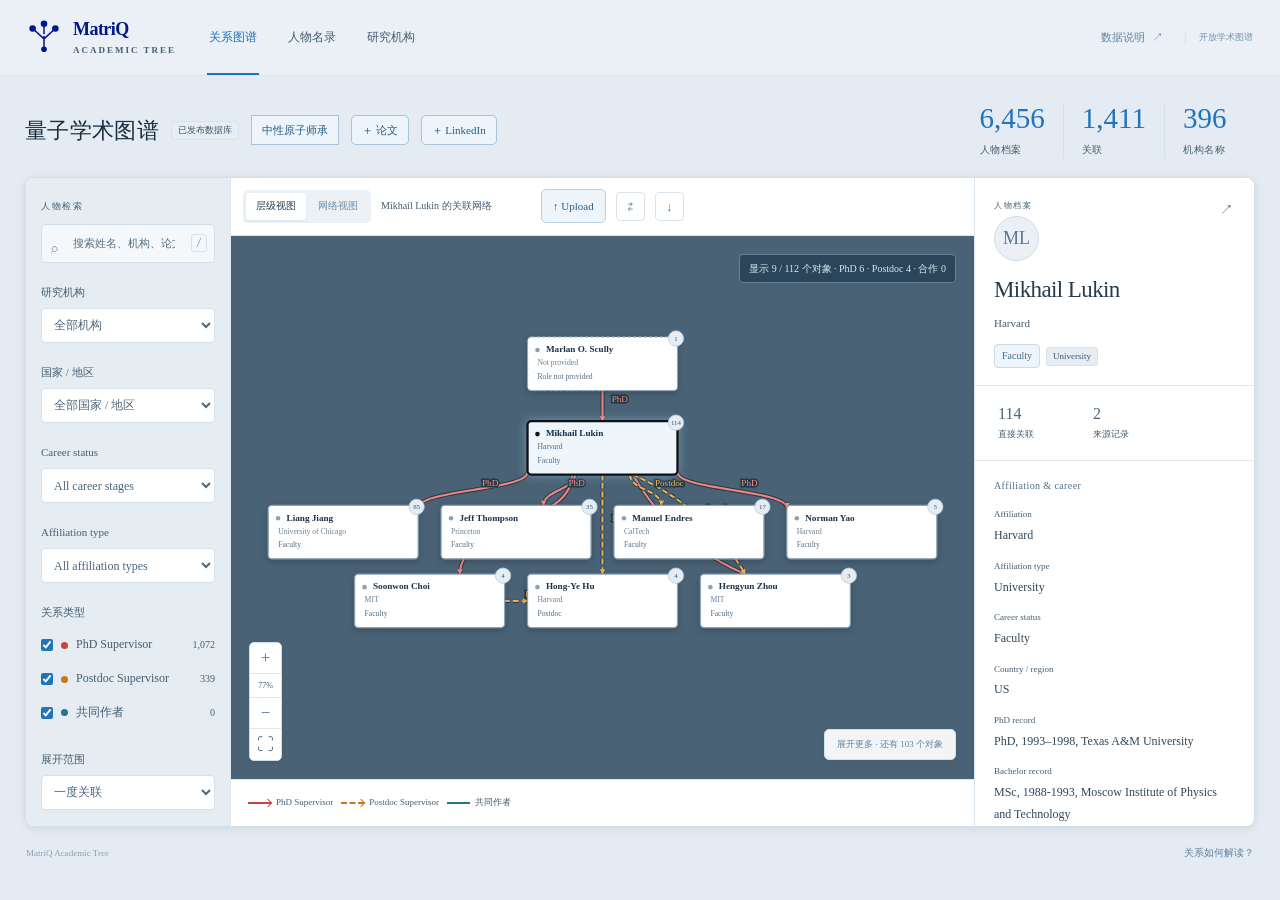
<file: index.html>
<!doctype html>
<html lang="zh-CN">
<head>
  <meta charset="UTF-8">
  <meta name="viewport" content="width=device-width, initial-scale=1">
  <meta name="theme-color" content="#001689">
  <meta name="description" content="量子物理人物、机构、职业信息与学术关系数据库。">
  <title>MatriQ · 量子学术图谱</title>
  <link rel="icon" href="favicon.svg" type="image/svg+xml">
  <link rel="stylesheet" href="style.css?v=directory-excel-20261125">
  <script type="module" src="app.js?v=mapping-columns-20261125"></script>
</head>
<body>
<header class="topbar">
  <a class="brand" href="#" aria-label="MatriQ 图谱首页"><svg width="33" height="36" viewBox="0 0 36 38" fill="none" aria-hidden="true"><path d="M18 32V18M18 21 6 10M18 21 30 10M18 16V5" stroke="currentColor" stroke-width="1.6"/><circle cx="18" cy="32" r="3" fill="currentColor"/><circle cx="6" cy="10" r="3.5" fill="currentColor"/><circle cx="30" cy="10" r="3.5" fill="currentColor"/><circle cx="18" cy="5" r="3.5" fill="currentColor"/></svg><span>MatriQ <small>ACADEMIC TREE</small></span></a>
  <nav aria-label="主导航"><button class="nav-button active" data-view="graph">关系图谱</button><button class="nav-button" data-view="directory">人物名录</button><button class="nav-button" data-view="institutions">研究机构</button></nav>
  <div class="header-actions"><button class="text-button" id="about-button">数据说明 <span aria-hidden="true">↗</span></button><span class="private-label">开放学术图谱</span></div>
</header>
<main>
  <section class="intro compact-intro">
    <div class="project-heading"><h1>量子学术图谱</h1><span id="database-state" class="badge">已发布数据库</span><a class="paper-entry" href="neutral-atom-lineage.html" style="display:inline-flex;align-items:center">中性原子师承</a><button class="paper-entry" data-open-paper aria-label="导入论文">＋ 论文</button><button class="paper-entry" data-open-linkedin aria-label="导入 LinkedIn 履历">＋ LinkedIn</button></div>
    <div class="metrics" aria-label="数据概况"><div class="metric"><b id="people-count">—</b><span>人物</span></div><div class="metric"><b id="edge-count">—</b><span>关联</span></div><div class="metric"><b id="institution-count">—</b><span>机构名称</span></div></div>
  </section>
  <section id="import-result" class="import-result" aria-label="导入结果" hidden><p id="import-result-text" role="status"></p><div class="import-result-actions"><button class="secondary-button" id="review-local-publish">发布本地更新到共享数据库</button><button class="text-button" id="dismiss-import-result" aria-label="隐藏导入提示">×</button></div></section>
  <div class="workspace">
    <aside class="filters" aria-label="搜索与筛选">
      <p class="panel-label">人物检索</p>
      <div class="search-wrap"><span class="search-icon" aria-hidden="true">⌕</span><input id="search" type="search" placeholder="搜索姓名、机构、论文" aria-label="搜索姓名、机构、论文" autocomplete="off"><kbd class="shortcut">/</kbd><div id="search-results" class="search-results" hidden></div></div>
      <div class="filter-group"><label for="institution-filter">研究机构</label><select id="institution-filter"><option value="">全部机构</option></select></div>
      <div class="filter-group"><label for="location-filter">国家 / 地区</label><select id="location-filter"><option value="">全部国家 / 地区</option></select></div>
      <div class="filter-group"><label for="career-filter">Career status</label><select id="career-filter"><option value="">All career stages</option><option value="phd_student">PhD Student</option><option value="phd_candidate">PhD Candidate</option><option value="faculty">Faculty</option><option value="postdoc">Postdoc</option><option value="industry">Industry</option><option value="other">Other</option><option value="unknown">Not provided</option></select></div>
      <div class="filter-group"><label for="affiliationtype-filter">Affiliation type</label><select id="affiliationtype-filter"><option value="">All affiliation types</option><option value="university">University</option><option value="research_institute">Research institute</option><option value="company">Company</option><option value="unknown">Not provided</option></select></div>
      <div class="filter-group"><label>关系类型</label><div id="type-filters"></div></div>
      <div class="filter-group" id="depth-group"><label for="depth">展开范围</label><select id="depth"><option value="1" selected>一度关联</option><option value="2">二度关联</option><option value="3">三度关联</option></select></div>
      <button class="secondary-button" id="reset-filters">重置筛选</button>
      <div class="mentorship-note"><b>指导连线</b><p>Research Line：PhD 红线。Industry Line：Postdoc 橙线。箭头由导师指向学生。</p><button class="text-button" id="mentorship-example" hidden>查看指导关系 ↗</button><button class="text-button" id="colors-button">配色说明 ↗</button></div>
      <div class="sidebar-footer"><button class="text-button" id="wander">随机人物 <span aria-hidden="true">↗</span></button></div>
      <div class="source-note">数据来源 <b id="source-sheet">Mapping</b><br><span id="source-filename">Nov 13 Original and Compiled.xlsx</span></div>
    </aside>
    <section class="graph-panel" aria-label="学术关系探索">
      <div class="graph-toolbar"><div class="view-tabs"><button class="view-tab active" data-layout="tree">层级视图</button><button class="view-tab" data-layout="radial">网络视图</button></div><span class="graph-context" id="graph-context">正在读取图谱…</span><button class="icon-button mobile-filter" id="mobile-filter" aria-label="打开筛选">☷</button><button class="upload-button" id="upload-data" title="Upload a document and preview a database update" aria-label="Upload data">↑ Upload</button><button class="icon-button" id="path-button" title="查找两个人物之间的关系路径" aria-label="查找关系路径">⇄</button><button class="icon-button" id="download-button" title="导出当前图谱为 SVG" aria-label="导出当前图谱">↓</button></div>
      <div id="graph-stage" class="graph-stage"><svg id="graph" role="img" aria-label="可拖动和缩放的学术关系图谱"><g id="graph-world"></g></svg><div class="graph-status" id="graph-status" aria-live="polite">正在载入…</div><div id="graph-empty" class="graph-empty" hidden></div><div class="zoom-controls"><button id="zoom-in" aria-label="放大">+</button><span id="zoom-label">100%</span><button id="zoom-out" aria-label="缩小">−</button><button id="fit" aria-label="适合画布" title="适合画布">⛶</button></div><button id="show-more" class="secondary-button show-more" hidden>展开更多</button></div>
      <div class="graph-bottom"><div class="legend-stack"><div class="legend" id="legend"></div></div><span class="hint">拖动 · 缩放 · 点击连线查看来源</span></div>
      <div id="directory" hidden></div><div id="institutions" hidden></div>
    </section>
    <aside class="detail-panel" id="detail" aria-label="人物档案"><div class="detail-placeholder">选择一个人物<br>查看档案与关联记录</div></aside>
  </div>
  <footer class="page-footer"><span>MatriQ Academic Tree</span><button class="text-button" id="method-button">关系如何解读？</button></footer>
</main>
<dialog id="about-modal" class="modal"><div class="modal-head"><h2>关于这份学术图谱</h2><button class="icon-button" data-close aria-label="关闭">×</button></div><div class="modal-body" id="about-content"></div></dialog>
<dialog id="path-modal" class="modal"><div class="modal-head"><h2>关系路径</h2><button class="icon-button" data-close aria-label="关闭">×</button></div><div class="modal-body"><p>沿当前勾选的关系类型，查找最短无向路径。</p><div class="form-field"><label for="path-start">起点人物</label><input id="path-start" type="search" list="person-options" placeholder="输入并选择完整姓名"></div><div class="form-field"><label for="path-end">终点人物</label><input id="path-end" type="search" list="person-options" placeholder="输入并选择完整姓名"></div><datalist id="person-options"></datalist><button class="primary-button" id="find-path">查找路径</button><div id="path-result" aria-live="polite"></div></div></dialog>
<dialog id="edge-modal" class="modal"><div class="modal-head"><h2>这条关系来自哪里</h2><button class="icon-button" data-close aria-label="关闭">×</button></div><div class="modal-body" id="edge-content"></div></dialog>
<dialog id="data-modal" class="modal import-modal data-modal" aria-labelledby="data-title"><div class="modal-head"><div><h2 id="data-title">上传与更新数据库</h2><p id="import-step" class="import-step">选择来源 → 核对合并 → 确认导入</p></div><button class="icon-button" data-close aria-label="关闭数据导入">×</button></div><div class="modal-body">
  <details id="data-source-controls" open><summary>选择或更换导入来源</summary>
    <div class="paper-actions"><button class="secondary-button" data-open-paper>通过论文导入共同作者</button><button class="secondary-button" data-open-linkedin>通过 LinkedIn 导入履历</button></div><p>支持 Excel <b>Mapping</b> 工作表、CSV 和 JSON。先核对合并结果，再确认导入。</p>
    <label class="file-drop" for="data-file">选择文档<input id="data-file" type="file" accept=".xlsx,.csv,.tsv,.json"></label>
    <p><a class="evidence-link" href="import-template.csv" download>下载公开字段模板 ↗</a></p>
    <details><summary>或粘贴 CSV / JSON</summary><div class="form-field"><label for="import-text">结构化数据</label><textarea id="import-text" rows="5" placeholder="Legal Name,CurrentAffiliation,Affiliation Type,Academic Status,Job Title,Expected Graduation"></textarea></div><button class="secondary-button" id="preview-pasted">预览粘贴数据</button></details>
  </details>
  <div id="import-status" class="sync-status" role="status">选择文件以生成合并预览，之后可确认导入或发布到共享数据库。</div>
  <div id="import-preview" class="import-preview" hidden></div>
  <div class="import-actions import-secondary-actions"><button class="secondary-button" id="download-import" disabled>下载公开 JSON</button><button class="secondary-button" id="restore-published">恢复已发布数据库</button></div>
  <details class="owner-controls" id="owner-controls"><summary>共享发布 · 所有者认证</summary><p>发布后，所有访客可在 GitHub Pages 部署完成后读取更新。仅 <b>sputnik-odyssey</b> 可发布。</p>
    <div class="form-field"><label for="owner-token">GitHub 仓库访问令牌</label><input id="owner-token" type="password" autocomplete="off" spellcheck="false" placeholder="Fine-grained token · Contents: read and write"><small>令牌仅授权 <b>matriq-academic-tree</b> 仓库，权限为 Contents: read and write。关闭窗口即清空，不写入数据库。</small></div>
    <p><a class="evidence-link" href="https://docs.github.com/en/authentication/keeping-your-account-and-data-secure/managing-your-personal-access-tokens" target="_blank" rel="noopener noreferrer">GitHub 令牌设置说明 ↗</a></p>
    <label class="publish-confirmation"><input id="publish-reviewed" type="checkbox">我已核对本次公开数据合并，确认发布给所有访客。</label>
    <button class="primary-button" id="publish-import" disabled>确认发布到共享数据库</button>
  </details>
</div><div class="workflow-footer"><p id="import-action-hint">生成预览后，在此确认导入。</p><div class="workflow-buttons"><button class="secondary-button" id="back-paper" hidden>返回作者核对</button><button class="secondary-button" id="back-linkedin" hidden>返回履历核对</button><button class="primary-button" id="apply-import" disabled>确认导入并查看图谱</button><button class="secondary-button" id="show-publish" disabled>发布到共享数据库</button></div></div></dialog>
<dialog id="paper-modal" class="modal paper-modal" aria-labelledby="paper-title"><div class="modal-head"><div><h2 id="paper-title">导入论文与合作关系</h2><p class="import-step">1 识别论文与核对作者 → 2 确认导入</p></div><button class="icon-button" data-close aria-label="关闭论文导入">×</button></div><div class="modal-body">
  <form id="paper-lookup">
    <div class="form-field"><label for="paper-query">论文标题、DOI、arXiv 或 Google Scholar 链接</label><input id="paper-query" type="search" autocomplete="off" maxlength="2000" placeholder="输入论文标题或链接"></div>
    <details id="paper-fallback"><summary>补充论文标题</summary><div class="form-field"><label for="paper-title-hint">Google Scholar 无法读取时，用标题定位公开论文记录</label><input id="paper-title-hint" type="text" maxlength="2000" placeholder="完整论文标题"></div></details>
    <div class="paper-actions"><button class="primary-button" id="find-paper" type="submit">识别作者与论文机构</button><button class="secondary-button" id="paper-example" type="button">载入本次论文示例</button></div>
  </form>
  <p class="source-note">标题、DOI 和 arXiv 通过公开论文记录检索。Google Scholar 限制自动读取时，可补填标题。</p>
  <div id="paper-status" class="sync-status" role="status">输入论文信息后开始检索。合作关系使用青色无向连线。</div>
  <div id="paper-candidates" hidden></div>
  <section id="paper-authors" hidden></section>
</div><div class="workflow-footer"><p id="paper-next-hint" role="status" aria-live="polite">识别论文后，核对作者并进入确认导入。</p><div id="paper-pending" class="paper-pending" aria-label="待选择作者" hidden></div><div class="workflow-buttons"><button class="secondary-button" id="paper-next-unresolved" type="button" hidden>定位下一位待选择作者</button><button class="secondary-button" data-close>取消</button><button class="primary-button" id="preview-paper" disabled>下一步：确认导入 →</button></div></div></dialog>
<dialog id="linkedin-modal" class="modal linkedin-modal" aria-labelledby="linkedin-title"><div class="modal-head"><div><h2 id="linkedin-title">导入 LinkedIn 学术履历</h2><p class="import-step">1 获取履历 → 2 核对教育与任职 → 3 确认导入</p></div><button class="icon-button" data-close aria-label="关闭 LinkedIn 导入">×</button></div><div class="modal-body">
  <form id="linkedin-fetch-form">
    <div class="form-field"><label for="linkedin-url">LinkedIn 人物链接</label><input id="linkedin-url" type="url" maxlength="2000" placeholder="https://www.linkedin.com/in/…" autocomplete="off"></div>
    <div class="linkedin-api-settings"><div class="form-field"><label for="linkedin-api-token">Apify API Token</label><input id="linkedin-api-token" type="password" autocomplete="off" spellcheck="false" placeholder="输入 Apify API Token"><small>密钥仅用于本次请求，关闭窗口即清空。每次仅抓取一位人物，每任务费用上限 US$0.10；实际费用以 Apify 服务为准。</small></div><p class="source-note"><a class="evidence-link" id="linkedin-provider-link" target="_blank" rel="noopener noreferrer">查看抓取服务 ↗</a> · <a class="evidence-link" href="https://console.apify.com/settings/integrations" target="_blank" rel="noopener noreferrer">获取 Apify Token ↗</a></p></div>
    <details><summary>继续已有 Apify 任务（可选）</summary><div class="form-field"><label for="linkedin-run-id">Apify Run ID</label><input id="linkedin-run-id" type="text" autocomplete="off" maxlength="64" placeholder="从 Apify 控制台复制任务编号"></div></details>
    <div class="paper-actions"><button class="primary-button" id="fetch-linkedin" type="submit">抓取 LinkedIn 履历</button><button class="secondary-button" id="new-linkedin-run" type="button" hidden>创建新的抓取任务</button><button class="secondary-button" id="stop-linkedin" type="button" hidden>停止等待</button></div>
  </form>
  <details id="linkedin-fallback"><summary>备用：粘贴履历文字</summary><div class="form-field"><label for="linkedin-text">LinkedIn Education / Experience 文字</label><textarea id="linkedin-text" rows="7" maxlength="150000" placeholder="粘贴姓名、Education 和 Experience。可识别博士与博后。任职条目可手动补充。"></textarea></div><button class="secondary-button" id="parse-linkedin-text">识别粘贴履历</button> <button class="secondary-button" id="manual-linkedin-entry" type="button" hidden>手动填写履历</button></details>
  <div id="linkedin-status" class="sync-status" role="status">输入人物链接和 Apify Token 后抓取。从 Education 读取博士履历，从 Experience 读取博后与任职履历。</div>
  <section id="linkedin-review" hidden>
    <div class="linkedin-identity"><div class="form-field"><label for="linkedin-name">人物姓名（请核对）</label><input id="linkedin-name" type="text" maxlength="300"></div><div class="form-field"><label for="linkedin-match">对应人物档案</label><select id="linkedin-match"></select><small id="linkedin-match-note"></small></div></div>
    <div id="linkedin-history-entries"></div>
    <p class="source-note">日期保留来源精度；空白表示未提供。PhD 的结束年份不自动视为已授予学位。博后记录任职起止时间。</p>
    <button class="secondary-button" id="add-linkedin-entry" type="button">＋ 补充履历条目</button>
  </section>
</div><div class="workflow-footer"><p id="linkedin-next-hint">抓取完成后可修改机构及起止日期，再确认导入。</p><div class="workflow-buttons"><button class="secondary-button" data-close>取消</button><button class="primary-button" id="preview-linkedin" disabled>下一步：确认导入 →</button></div></div></dialog>
<div class="toast" id="toast" role="status" hidden></div>
</body></html>
</file>
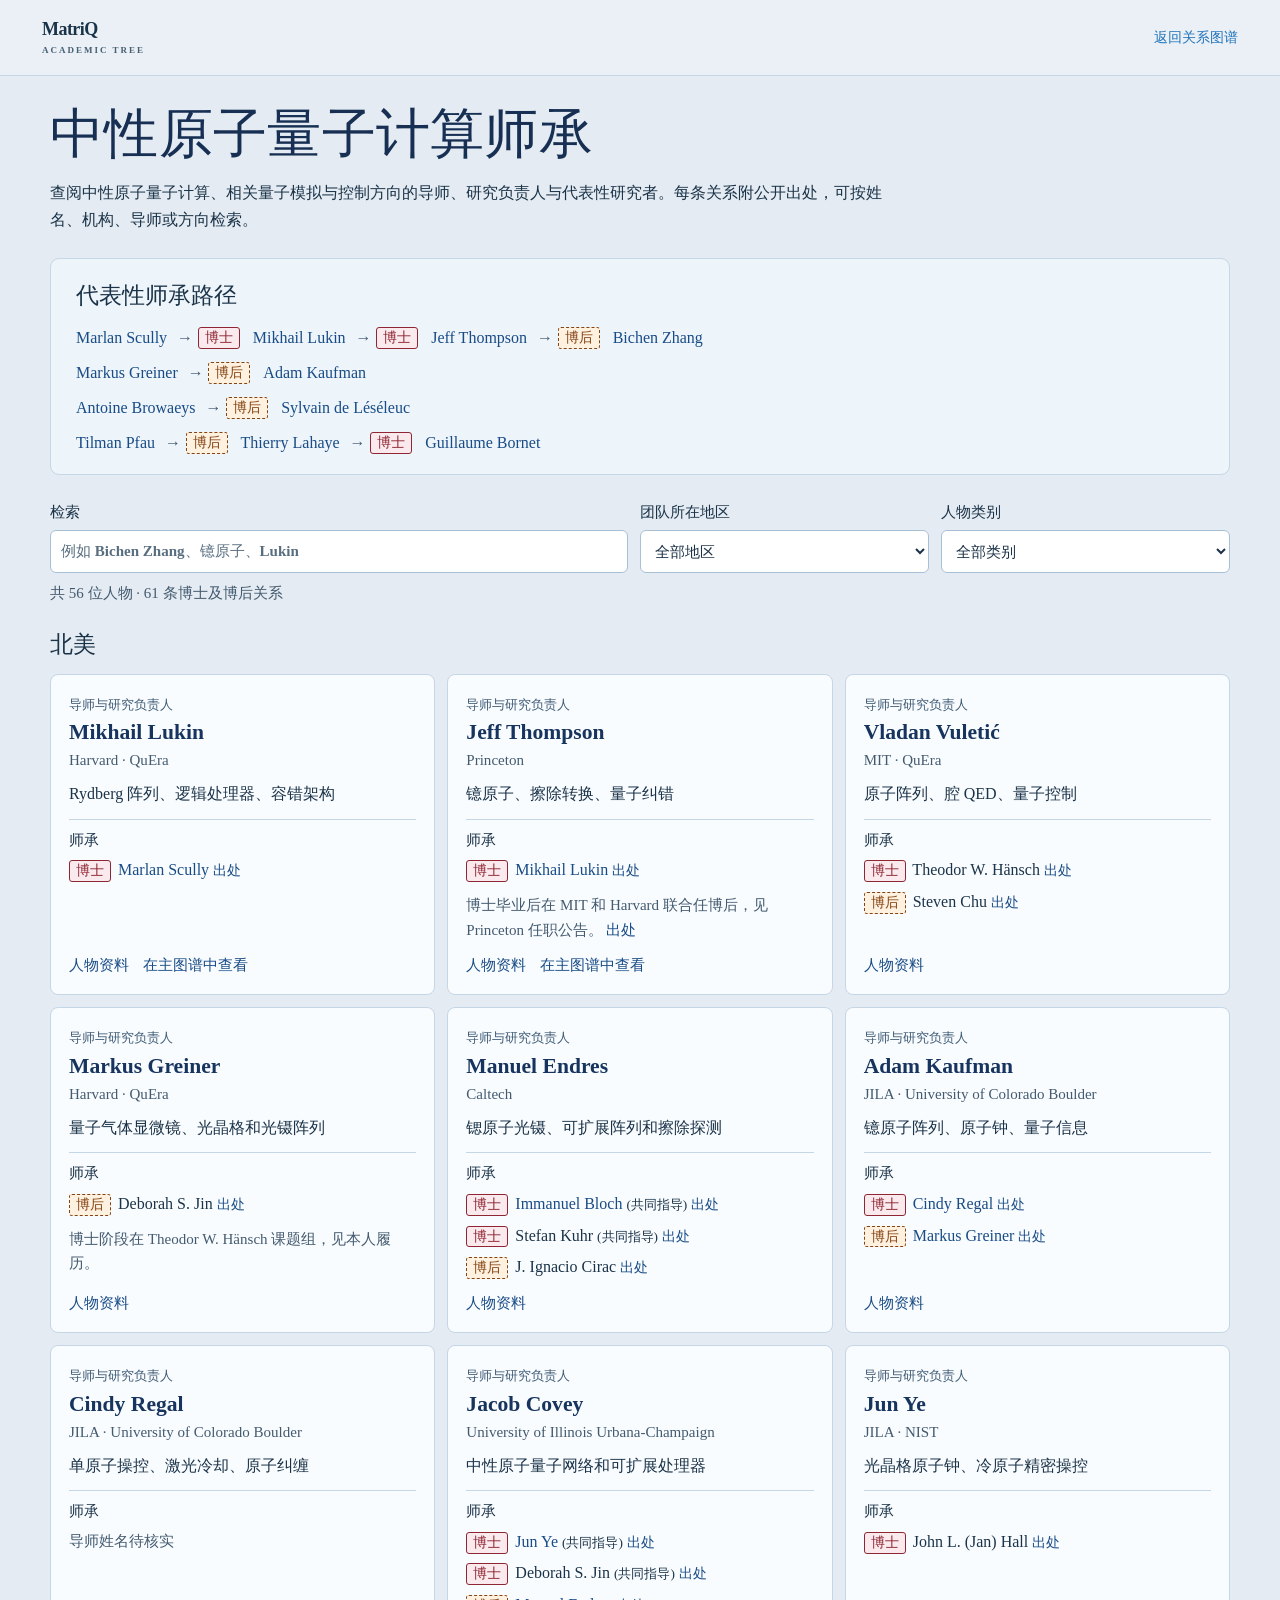
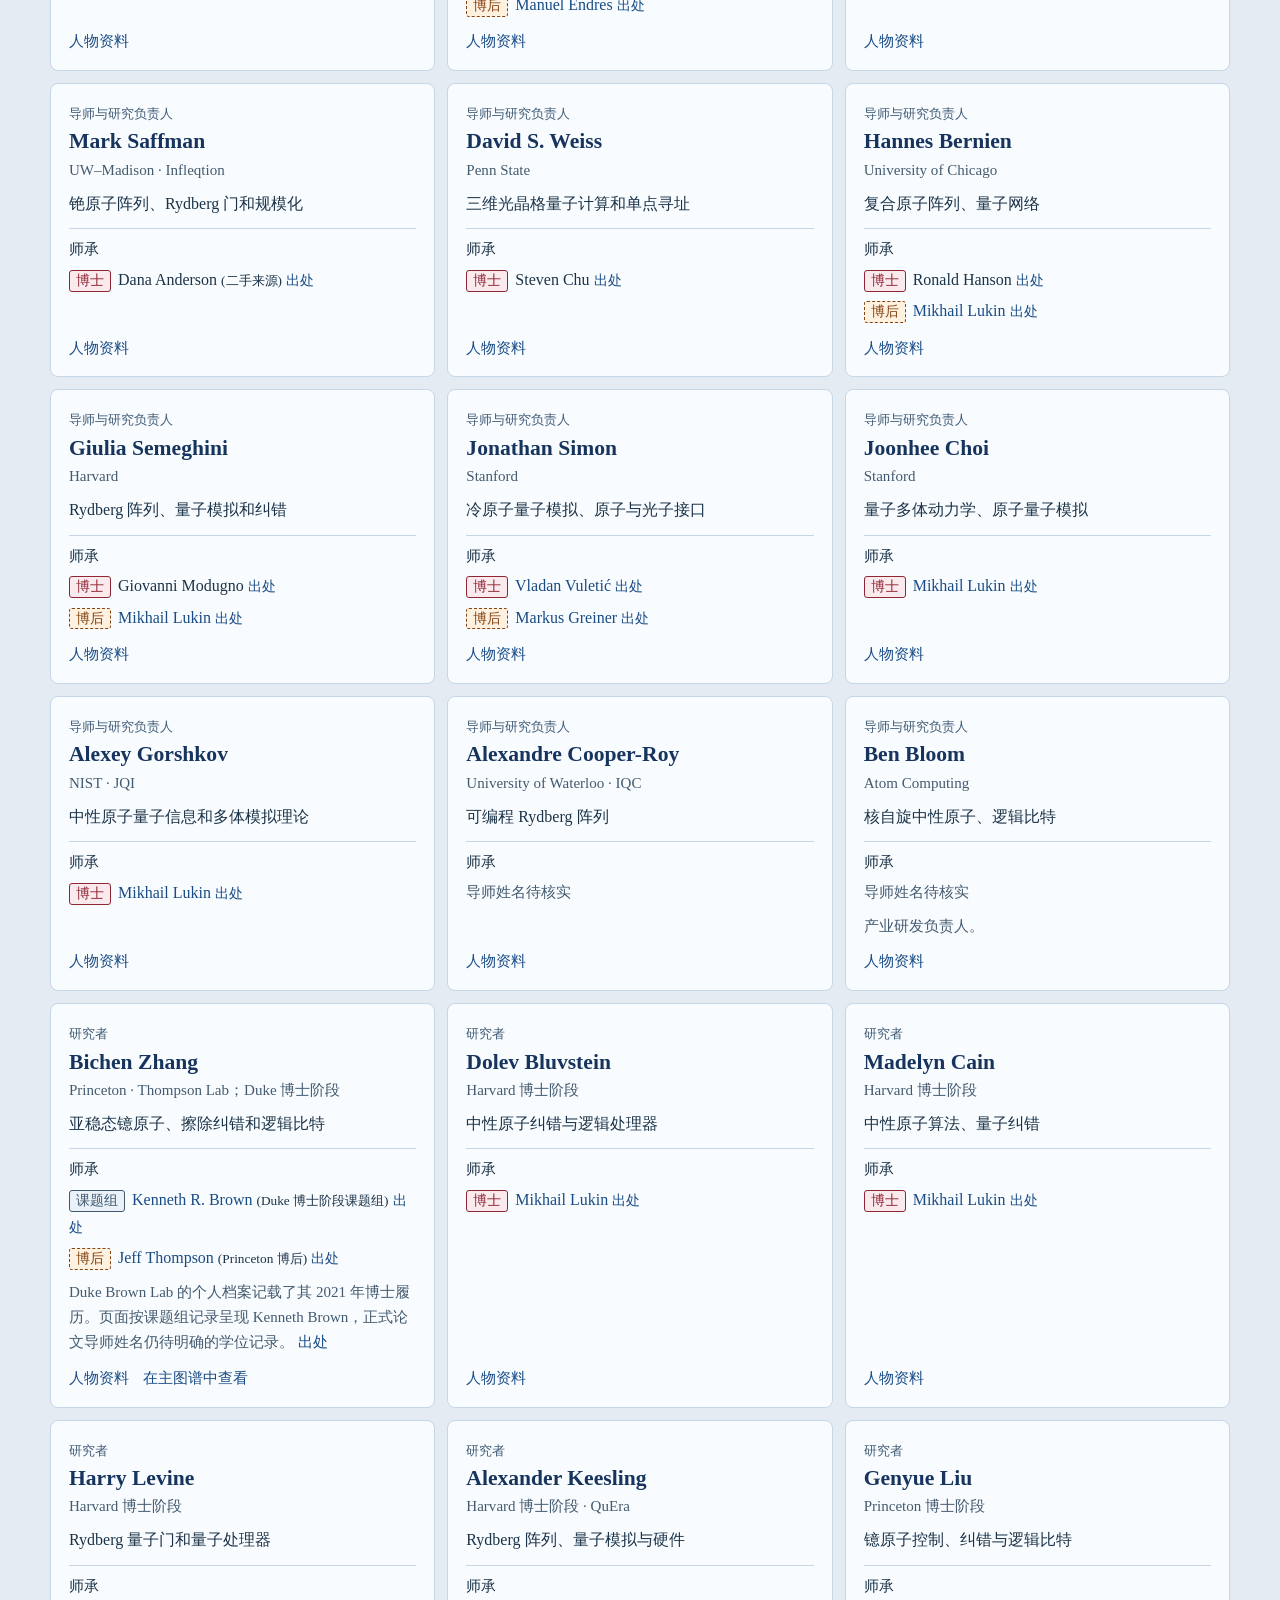
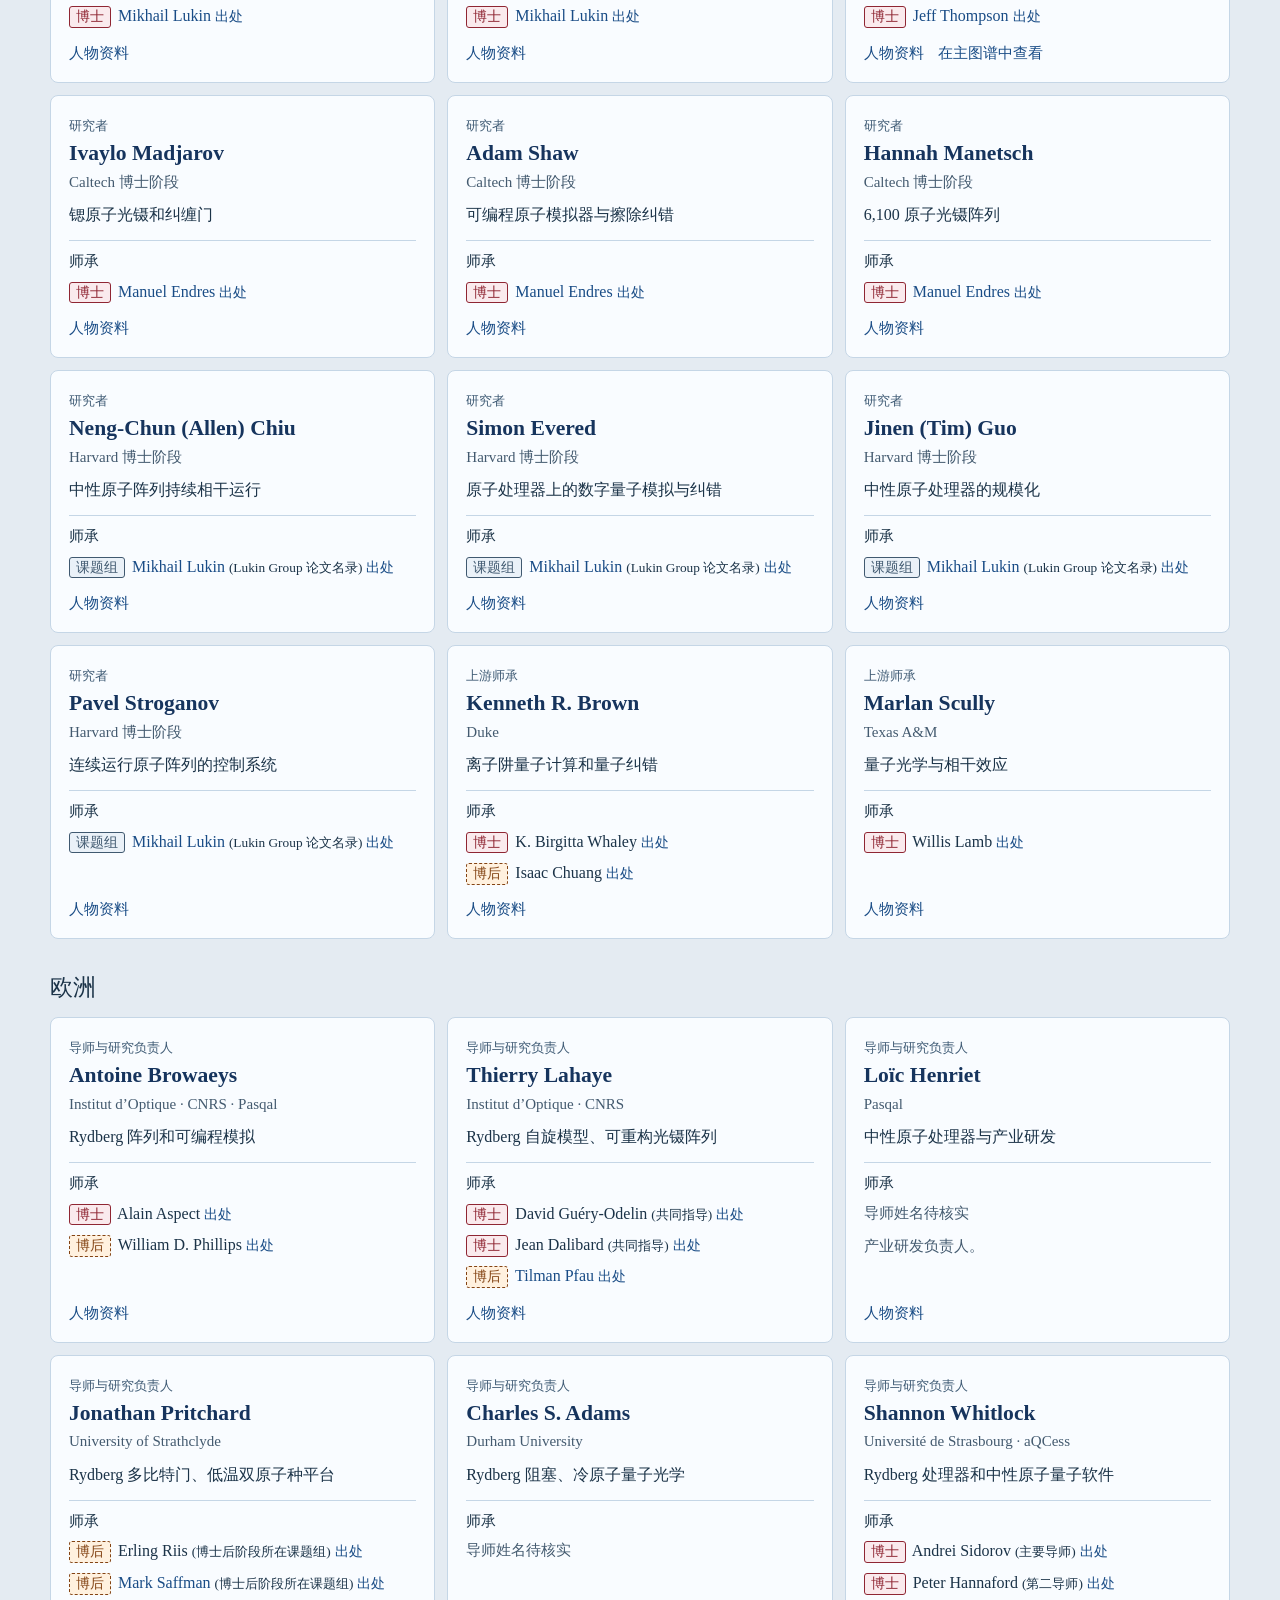
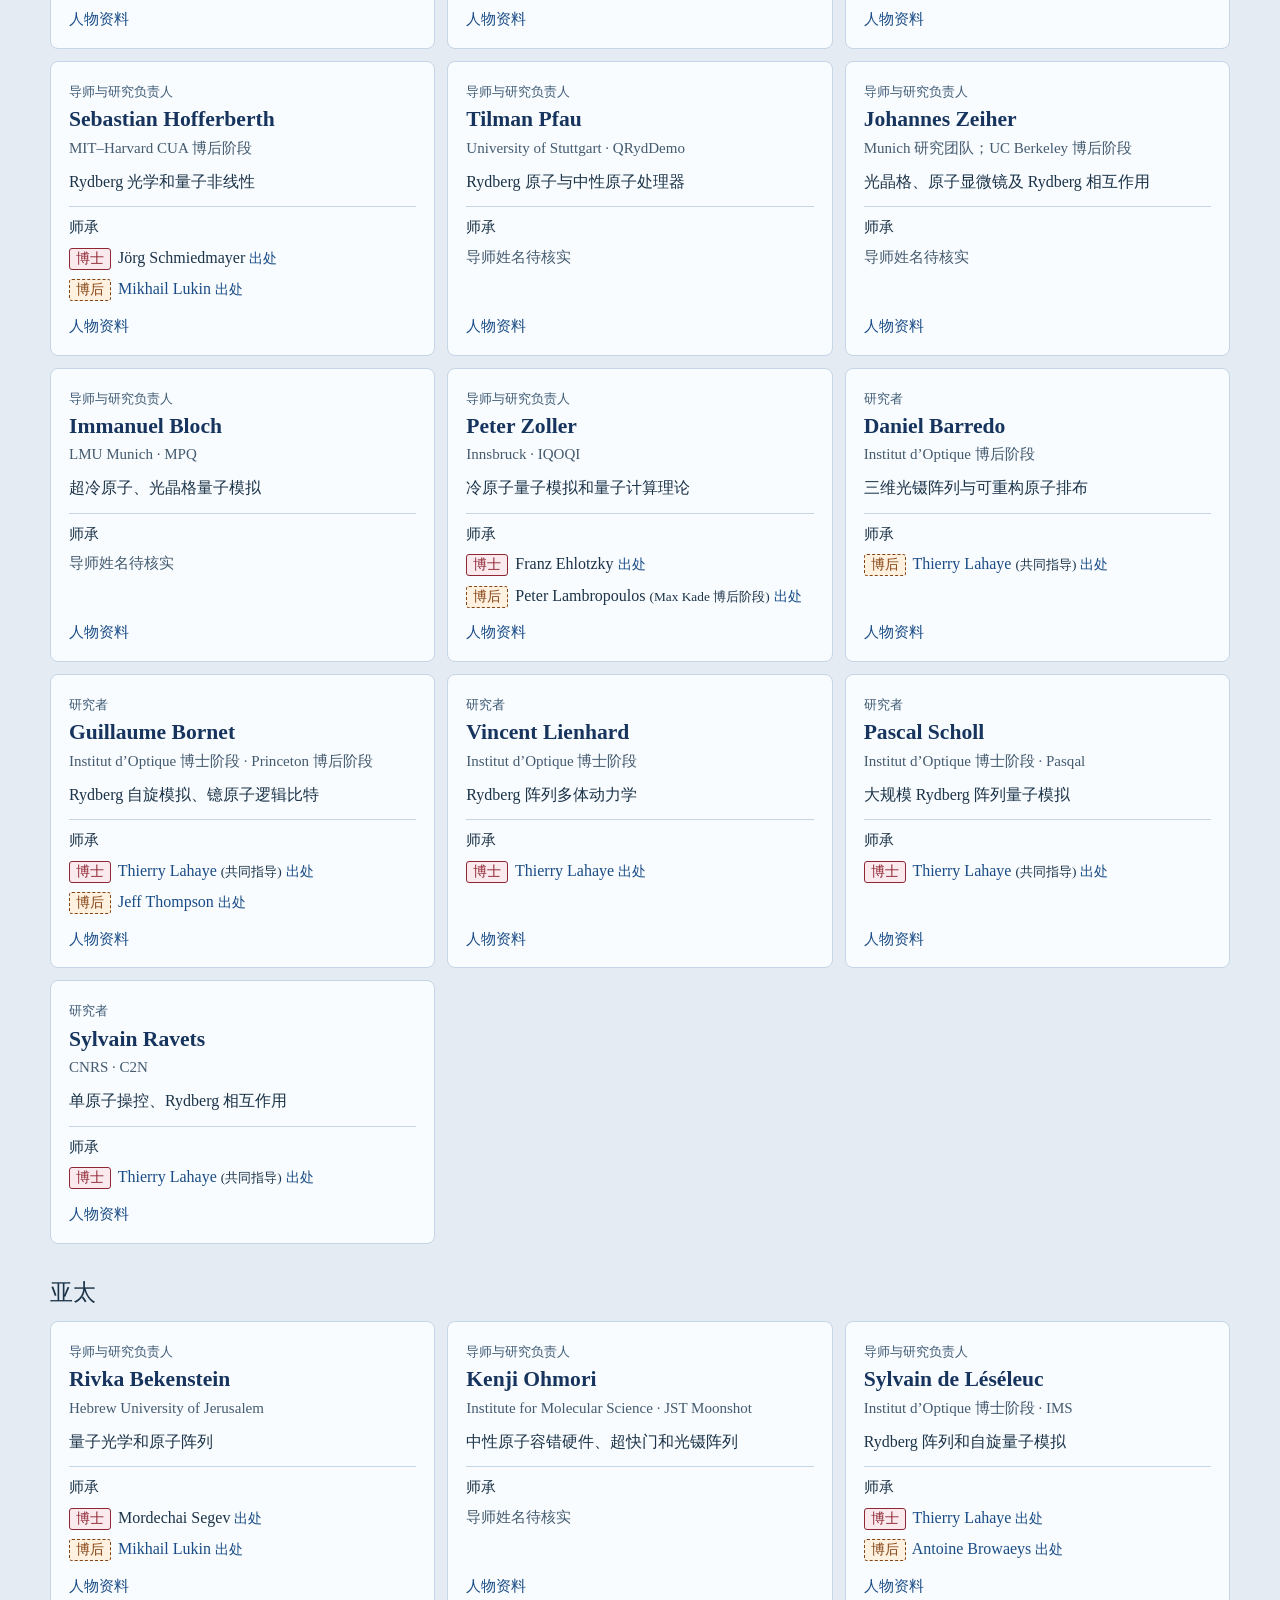
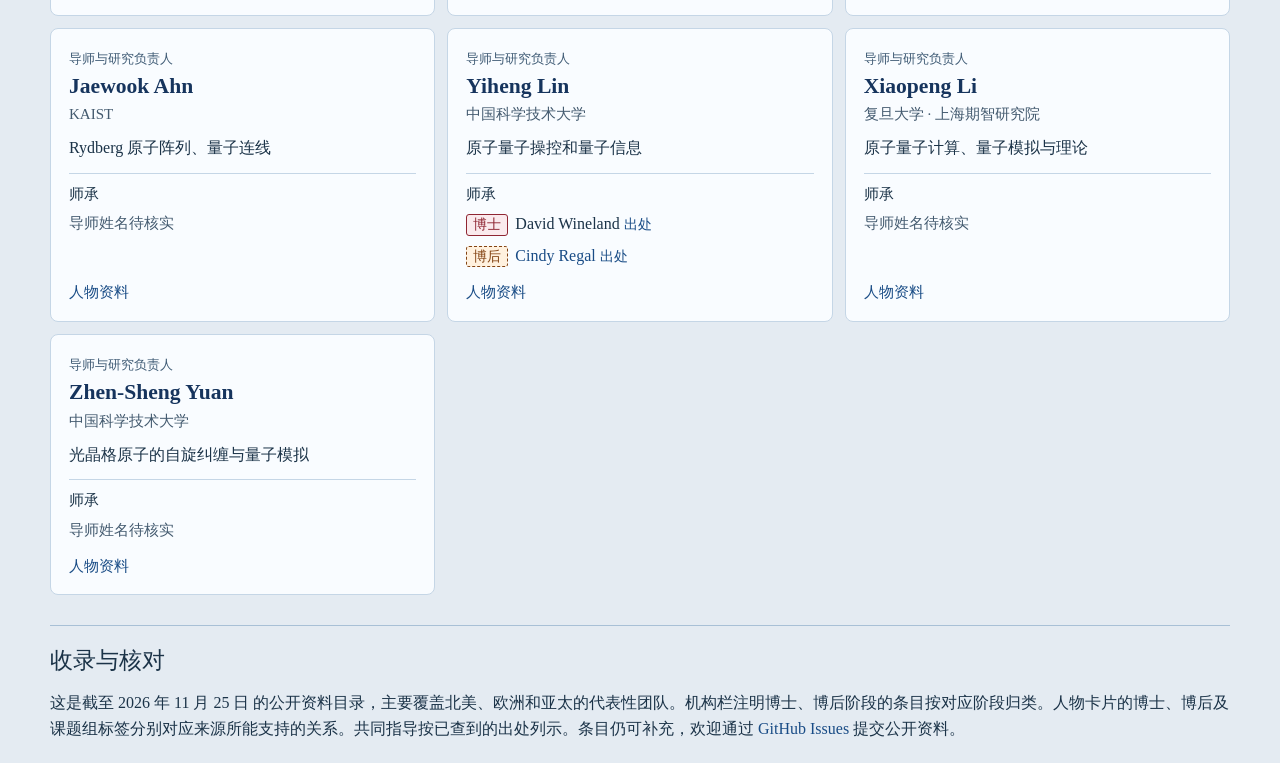
<file: neutral-atom-lineage.html>
<!doctype html>
<html lang="zh-CN">
<head>
  <meta charset="UTF-8">
  <meta name="viewport" content="width=device-width, initial-scale=1">
  <meta name="theme-color" content="#001689">
  <meta name="description" content="中性原子量子计算研究导师、研究负责人及其博士与博后师承，附公开出处。">
  <title>中性原子师承 · MatriQ Academic Tree</title>
  <link rel="icon" href="favicon.svg" type="image/svg+xml">
  <link rel="stylesheet" href="style.css?v=arxiv-affiliations-20261124">
  <style>
    [hidden] { display: none !important; }
    .lineage { max-width: 1230px; margin: auto; font-size: 1rem; }
    .lineage a { color: #194c86; text-underline-offset: .2em; }
    .lineage-header { display: flex; align-items: center; justify-content: space-between; gap: 12px; padding: 18px clamp(14px, 4vw, 42px); background: #eaf0f5; border-bottom: 1px solid #c5d6e6; font-size: .9rem; }
    .lineage-header .brand { color: #1b3348; }
    .lineage-intro { margin-bottom: 25px; }
    .lineage h1 { font-size: clamp(1.9rem, 5vw, 3.4rem); color: #162f53; line-height: 1.18; }
    .lineage .summary { max-width: 52rem; margin: 14px 0; }
    .lineage h2 { font-size: 1.42rem; margin: 0 0 10px; }
    .overview { margin: 0 0 25px; padding: 18px clamp(12px, 3vw, 25px); border: 1px solid #c5d6e6; border-radius: 9px; background: #edf4fa; }
    .featured-paths { list-style: none; margin: 0; padding: 0; display: grid; gap: .55rem; }
    .featured-path { display: flex; flex-wrap: wrap; align-items: center; gap: .27rem .62rem; }
    .connector { display: inline-flex; align-items: center; gap: .3rem; color: #435a6f; }
    .controls { display: grid; grid-template-columns: 2fr 1fr 1fr; gap: 12px; margin: 0 0 8px; }
    .controls label { display: grid; font-weight: 600; gap: 5px; font-size: .94rem; }
    .controls input, .controls select { box-sizing: border-box; width: 100%; min-height: 43px; border: 1px solid #a8c0d6; border-radius: 6px; padding: 7px 10px; color: inherit; background: #fff; font: inherit; }
    .count { color: #435a6f; margin: 8px 0 20px; font-size: .94rem; }
    .region { margin: 0 0 30px; }
    .people { display: grid; grid-template-columns: repeat(auto-fit, minmax(min(100%, 300px), 1fr)); gap: 12px; }
    .person { min-width: 0; display: flex; flex-direction: column; background: #f9fcff; border: 1px solid #c5d6e6; border-radius: 8px; padding: 16px 18px; scroll-margin: 18px; }
    .person:target { outline: 2px solid #295b94; outline-offset: 2px; }
    .person h3 { font-size: 1.35rem; line-height: 1.18; color: #16345d; margin: 3px 0; }
    .person p { margin: 0; }
    .person header p, .lineage .note, .unconfirmed { color: #435a6f; font-size: .94rem; }
    .role { color: #3f5b75; font-size: .84rem; }
    .person .topic { margin: 8px 0 11px; }
    .mentors { border-top: 1px solid #c5d6e6; padding-top: 8px; }
    .mentors h4 { margin: 0 0 5px; font-size: .94rem; }
    .mentors ul { list-style: none; padding: 0; margin: 0; display: grid; gap: 5px; }
    .stage { white-space: nowrap; display: inline-block; padding: 0 6px; margin-right: 3px; border-radius: 3px; font-size: .85rem; line-height: 1.45; border: 1px solid currentColor; }
    .stage.phd { color: #8f2633; background: #faeaed; }
    .stage.postdoc { color: #834313; background: #fff1df; border-style: dashed; }
    .stage.group { color: #405970; background: #eaf1f8; }
    .citation { font-size: .88rem; }
    .person .note { margin-top: 9px; }
    .person footer { margin-top: auto; padding-top: 11px; display: flex; flex-wrap: wrap; gap: 6px 14px; font-size: .94rem; }
    .methodology { border-top: 1px solid #a8c0d6; padding-top: 16px; }
    @media (max-width: 620px) { .controls { grid-template-columns: 1fr 1fr; } .controls label:first-child { grid-column: 1 / -1; } }
  </style>
</head>
<body>
  <header class="lineage-header">
    <a class="brand" href="./" aria-label="MatriQ 图谱首页"><span>MatriQ <small>ACADEMIC TREE</small></span></a>
    <nav aria-label="主导航"><a href="./">返回关系图谱</a></nav>
  </header>
  <main class="lineage">
    <header class="lineage-intro">
      <h1>中性原子量子计算师承</h1>
      <p class="summary">查阅中性原子量子计算、相关量子模拟与控制方向的导师、研究负责人与代表性研究者。每条关系附公开出处，可按姓名、机构、导师或方向检索。</p>
    </header>
    <section class="overview" aria-labelledby="featured-heading">
      <h2 id="featured-heading">代表性师承路径</h2>
      <ul class="featured-paths">
        <li class="featured-path"><a href="#scully">Marlan Scully</a> <span class="connector"><span aria-hidden="true">→</span><span class="stage phd">博士</span></span> <a href="#lukin">Mikhail Lukin</a> <span class="connector"><span aria-hidden="true">→</span><span class="stage phd">博士</span></span> <a href="#thompson">Jeff Thompson</a> <span class="connector"><span aria-hidden="true">→</span><span class="stage postdoc">博后</span></span> <a href="#bichen">Bichen Zhang</a></li>
        <li class="featured-path"><a href="#greiner">Markus Greiner</a> <span class="connector"><span aria-hidden="true">→</span><span class="stage postdoc">博后</span></span> <a href="#kaufman">Adam Kaufman</a></li>
        <li class="featured-path"><a href="#browaeys">Antoine Browaeys</a> <span class="connector"><span aria-hidden="true">→</span><span class="stage postdoc">博后</span></span> <a href="#leseleuc">Sylvain de Léséleuc</a></li>
        <li class="featured-path"><a href="#pfau">Tilman Pfau</a> <span class="connector"><span aria-hidden="true">→</span><span class="stage postdoc">博后</span></span> <a href="#lahaye">Thierry Lahaye</a> <span class="connector"><span aria-hidden="true">→</span><span class="stage phd">博士</span></span> <a href="#bornet">Guillaume Bornet</a></li>
      </ul>
    </section>
    <section aria-label="师承名录">
      <div class="controls" id="filters" hidden>
        <label>检索<input type="search" id="query" placeholder="例如 Bichen Zhang、镱原子、Lukin" autocomplete="off"></label>
        <label>团队所在地区<select id="region"><option value="">全部地区</option><option>北美</option><option>欧洲</option><option>亚太</option></select></label>
        <label>人物类别<select id="role"><option value="">全部类别</option><option>导师与研究负责人</option><option>研究者</option><option>上游师承</option></select></label>
      </div>
      <p class="count" id="count" role="status">共 56 位人物 · 61 条博士及博后关系</p>
      <section class="region" aria-labelledby="heading-0">
        <h2 id="heading-0">北美</h2>
        <div class="people">
        <article class="person" id="lukin" data-region="北美" data-role="导师与研究负责人" tabindex="-1">
          <header><span class="role">导师与研究负责人</span><h3>Mikhail Lukin</h3><p>Harvard · QuEra</p></header>
          <p class="topic">Rydberg 阵列、逻辑处理器、容错架构</p>
          <div class="mentors"><h4>师承</h4>
            <ul><li><span class="stage phd">博士</span> <a href="#scully">Marlan Scully</a> <span class="citation"><a href="https://www.physics.harvard.edu/sites/g/files/omnuum6476/files/2025-06/Lukin_CV.pdf" title="Harvard Physics · Lukin 履历">出处</a></span></li></ul>
          </div>
          
          <footer><a href="https://www.physics.harvard.edu/sites/g/files/omnuum6476/files/2025-06/Lukin_CV.pdf" title="Harvard Physics · Lukin 履历">人物资料</a> <a href="./#person=p5368">在主图谱中查看</a></footer>
        </article>
        <article class="person" id="thompson" data-region="北美" data-role="导师与研究负责人" tabindex="-1">
          <header><span class="role">导师与研究负责人</span><h3>Jeff Thompson</h3><p>Princeton</p></header>
          <p class="topic">镱原子、擦除转换、量子纠错</p>
          <div class="mentors"><h4>师承</h4>
            <ul><li><span class="stage phd">博士</span> <a href="#lukin">Mikhail Lukin</a> <span class="citation"><a href="https://www.physics.harvard.edu/sites/g/files/omnuum6476/files/2025-06/Lukin_CV.pdf" title="Harvard Physics · Lukin 履历">出处</a></span></li></ul>
          </div>
          <p class="note">博士毕业后在 MIT 和 Harvard 联合任博后，见 Princeton 任职公告。 <a href="https://ece.princeton.edu/news/ee-department-welcomes-two-new-assistant-professors" title="Princeton ECE · Jeff Thompson 任职公告">出处</a></p>
          <footer><a href="https://sites.google.com/site/thompsonlabq/people" title="Princeton · Thompson 实验室成员">人物资料</a> <a href="./#person=p5304">在主图谱中查看</a></footer>
        </article>
        <article class="person" id="vuletic" data-region="北美" data-role="导师与研究负责人" tabindex="-1">
          <header><span class="role">导师与研究负责人</span><h3>Vladan Vuletić</h3><p>MIT · QuEra</p></header>
          <p class="topic">原子阵列、腔 QED、量子控制</p>
          <div class="mentors"><h4>师承</h4>
            <ul><li><span class="stage phd">博士</span> Theodor W. Hänsch <span class="citation"><a href="https://eapg.mit.edu/wp-content/uploads/2024/12/CV-2024.pdf" title="MIT · Vuletić 履历">出处</a></span></li><li><span class="stage postdoc">博后</span> Steven Chu <span class="citation"><a href="https://eapg.mit.edu/wp-content/uploads/2024/12/CV-2024.pdf" title="MIT · Vuletić 履历">出处</a></span></li></ul>
          </div>
          
          <footer><a href="https://eapg.mit.edu/wp-content/uploads/2024/12/CV-2024.pdf" title="MIT · Vuletić 履历">人物资料</a></footer>
        </article>
        <article class="person" id="greiner" data-region="北美" data-role="导师与研究负责人" tabindex="-1">
          <header><span class="role">导师与研究负责人</span><h3>Markus Greiner</h3><p>Harvard · QuEra</p></header>
          <p class="topic">量子气体显微镜、光晶格和光镊阵列</p>
          <div class="mentors"><h4>师承</h4>
            <ul><li><span class="stage postdoc">博后</span> Deborah S. Jin <span class="citation"><a href="https://greiner.physics.harvard.edu/people/mgreiner.html" title="Harvard · Greiner 履历与论文">出处</a></span></li></ul>
          </div>
          <p class="note">博士阶段在 Theodor W. Hänsch 课题组，见本人履历。</p>
          <footer><a href="https://greiner.physics.harvard.edu/people/mgreiner.html" title="Harvard · Greiner 履历与论文">人物资料</a></footer>
        </article>
        <article class="person" id="endres" data-region="北美" data-role="导师与研究负责人" tabindex="-1">
          <header><span class="role">导师与研究负责人</span><h3>Manuel Endres</h3><p>Caltech</p></header>
          <p class="topic">锶原子光镊、可扩展阵列和擦除探测</p>
          <div class="mentors"><h4>师承</h4>
            <ul><li><span class="stage phd">博士</span> <a href="#bloch">Immanuel Bloch</a> <small>(共同指导)</small> <span class="citation"><a href="https://www.endreslab.com/manuel-endres.html" title="Endres Lab · 履历">出处</a></span></li><li><span class="stage phd">博士</span> Stefan Kuhr <small>(共同指导)</small> <span class="citation"><a href="https://www.endreslab.com/manuel-endres.html" title="Endres Lab · 履历">出处</a></span></li><li><span class="stage postdoc">博后</span> J. Ignacio Cirac <span class="citation"><a href="https://www.endreslab.com/manuel-endres.html" title="Endres Lab · 履历">出处</a></span></li></ul>
          </div>
          
          <footer><a href="https://www.endreslab.com/manuel-endres.html" title="Endres Lab · 履历">人物资料</a></footer>
        </article>
        <article class="person" id="kaufman" data-region="北美" data-role="导师与研究负责人" tabindex="-1">
          <header><span class="role">导师与研究负责人</span><h3>Adam Kaufman</h3><p>JILA · University of Colorado Boulder</p></header>
          <p class="topic">镱原子阵列、原子钟、量子信息</p>
          <div class="mentors"><h4>师承</h4>
            <ul><li><span class="stage phd">博士</span> <a href="#regal">Cindy Regal</a> <span class="citation"><a href="https://jila.colorado.edu/sites/default/files/group-files/2025-10/AMK_cv_2025_Sept.pdf" title="JILA · Kaufman 履历">出处</a></span></li><li><span class="stage postdoc">博后</span> <a href="#greiner">Markus Greiner</a> <span class="citation"><a href="https://jila.colorado.edu/sites/default/files/group-files/2025-10/AMK_cv_2025_Sept.pdf" title="JILA · Kaufman 履历">出处</a></span></li></ul>
          </div>
          
          <footer><a href="https://jila.colorado.edu/sites/default/files/group-files/2025-10/AMK_cv_2025_Sept.pdf" title="JILA · Kaufman 履历">人物资料</a></footer>
        </article>
        <article class="person" id="regal" data-region="北美" data-role="导师与研究负责人" tabindex="-1">
          <header><span class="role">导师与研究负责人</span><h3>Cindy Regal</h3><p>JILA · University of Colorado Boulder</p></header>
          <p class="topic">单原子操控、激光冷却、原子纠缠</p>
          <div class="mentors"><h4>师承</h4>
            <p class="unconfirmed">导师姓名待核实</p>
          </div>
          
          <footer><a href="https://jila.colorado.edu/sites/default/files/group-files/2024-08/2024_Aug_Regal_cv.pdf" title="JILA · Regal 履历">人物资料</a></footer>
        </article>
        <article class="person" id="covey" data-region="北美" data-role="导师与研究负责人" tabindex="-1">
          <header><span class="role">导师与研究负责人</span><h3>Jacob Covey</h3><p>University of Illinois Urbana-Champaign</p></header>
          <p class="topic">中性原子量子网络和可扩展处理器</p>
          <div class="mentors"><h4>师承</h4>
            <ul><li><span class="stage phd">博士</span> <a href="#ye">Jun Ye</a> <small>(共同指导)</small> <span class="citation"><a href="https://grainger.illinois.edu/about/directory/faculty/jcovey" title="Illinois · Jacob Covey 官方履历">出处</a></span></li><li><span class="stage phd">博士</span> Deborah S. Jin <small>(共同指导)</small> <span class="citation"><a href="https://grainger.illinois.edu/about/directory/faculty/jcovey" title="Illinois · Jacob Covey 官方履历">出处</a></span></li><li><span class="stage postdoc">博后</span> <a href="#endres">Manuel Endres</a> <span class="citation"><a href="https://grainger.illinois.edu/about/directory/faculty/jcovey" title="Illinois · Jacob Covey 官方履历">出处</a></span></li></ul>
          </div>
          
          <footer><a href="https://grainger.illinois.edu/about/directory/faculty/jcovey" title="Illinois · Jacob Covey 官方履历">人物资料</a></footer>
        </article>
        <article class="person" id="ye" data-region="北美" data-role="导师与研究负责人" tabindex="-1">
          <header><span class="role">导师与研究负责人</span><h3>Jun Ye</h3><p>JILA · NIST</p></header>
          <p class="topic">光晶格原子钟、冷原子精密操控</p>
          <div class="mentors"><h4>师承</h4>
            <ul><li><span class="stage phd">博士</span> John L. (Jan) Hall <span class="citation"><a href="https://www.nist.gov/people/jun-ye" title="NIST · Jun Ye 官方简介">出处</a></span></li></ul>
          </div>
          
          <footer><a href="https://www.nist.gov/people/jun-ye" title="NIST · Jun Ye 官方简介">人物资料</a></footer>
        </article>
        <article class="person" id="saffman" data-region="北美" data-role="导师与研究负责人" tabindex="-1">
          <header><span class="role">导师与研究负责人</span><h3>Mark Saffman</h3><p>UW–Madison · Infleqtion</p></header>
          <p class="topic">铯原子阵列、Rydberg 门和规模化</p>
          <div class="mentors"><h4>师承</h4>
            <ul><li><span class="stage phd">博士</span> Dana Anderson <small>(二手来源)</small> <span class="citation"><a href="https://en.wikipedia.org/wiki/Mark_Saffman" title="Mark Saffman · 博士导师记录">出处</a></span></li></ul>
          </div>
          
          <footer><a href="https://www.physics.wisc.edu/directory/saffman-mark/" title="UW–Madison · Mark Saffman">人物资料</a></footer>
        </article>
        <article class="person" id="weiss" data-region="北美" data-role="导师与研究负责人" tabindex="-1">
          <header><span class="role">导师与研究负责人</span><h3>David S. Weiss</h3><p>Penn State</p></header>
          <p class="topic">三维光晶格量子计算和单点寻址</p>
          <div class="mentors"><h4>师承</h4>
            <ul><li><span class="stage phd">博士</span> Steven Chu <span class="citation"><a href="https://bpb-us-e1.wpmucdn.com/sites.psu.edu/dist/9/85709/files/2023/10/Weiss-CV-2023.pdf" title="Penn State · David Weiss 履历">出处</a></span></li></ul>
          </div>
          
          <footer><a href="https://bpb-us-e1.wpmucdn.com/sites.psu.edu/dist/9/85709/files/2023/10/Weiss-CV-2023.pdf" title="Penn State · David Weiss 履历">人物资料</a></footer>
        </article>
        <article class="person" id="bernien" data-region="北美" data-role="导师与研究负责人" tabindex="-1">
          <header><span class="role">导师与研究负责人</span><h3>Hannes Bernien</h3><p>University of Chicago</p></header>
          <p class="topic">复合原子阵列、量子网络</p>
          <div class="mentors"><h4>师承</h4>
            <ul><li><span class="stage phd">博士</span> Ronald Hanson <span class="citation"><a href="https://repository.tudelft.nl/record/uuid%3A75130c37-edb5-4a34-ac2f-c156d377ca55" title="TU Delft · Bernien 博士论文">出处</a></span></li><li><span class="stage postdoc">博后</span> <a href="#lukin">Mikhail Lukin</a> <span class="citation"><a href="https://www.physics.harvard.edu/sites/g/files/omnuum6476/files/2025-06/Lukin_CV.pdf" title="Harvard Physics · Lukin 履历">出处</a></span></li></ul>
          </div>
          
          <footer><a href="https://repository.tudelft.nl/record/uuid%3A75130c37-edb5-4a34-ac2f-c156d377ca55" title="TU Delft · Bernien 博士论文">人物资料</a></footer>
        </article>
        <article class="person" id="semeghini" data-region="北美" data-role="导师与研究负责人" tabindex="-1">
          <header><span class="role">导师与研究负责人</span><h3>Giulia Semeghini</h3><p>Harvard</p></header>
          <p class="topic">Rydberg 阵列、量子模拟和纠错</p>
          <div class="mentors"><h4>师承</h4>
            <ul><li><span class="stage phd">博士</span> Giovanni Modugno <span class="citation"><a href="https://mphq.physics.harvard.edu/people/giulia-semeghini" title="Max Planck–Harvard · Semeghini 简介">出处</a></span></li><li><span class="stage postdoc">博后</span> <a href="#lukin">Mikhail Lukin</a> <span class="citation"><a href="https://mphq.physics.harvard.edu/people/giulia-semeghini" title="Max Planck–Harvard · Semeghini 简介">出处</a></span></li></ul>
          </div>
          
          <footer><a href="https://mphq.physics.harvard.edu/people/giulia-semeghini" title="Max Planck–Harvard · Semeghini 简介">人物资料</a></footer>
        </article>
        <article class="person" id="simon" data-region="北美" data-role="导师与研究负责人" tabindex="-1">
          <header><span class="role">导师与研究负责人</span><h3>Jonathan Simon</h3><p>Stanford</p></header>
          <p class="topic">冷原子量子模拟、原子与光子接口</p>
          <div class="mentors"><h4>师承</h4>
            <ul><li><span class="stage phd">博士</span> <a href="#vuletic">Vladan Vuletić</a> <span class="citation"><a href="https://simonlab.stanford.edu/CVs/250302_SimonCV.pdf" title="Stanford · Jonathan Simon 履历">出处</a></span></li><li><span class="stage postdoc">博后</span> <a href="#greiner">Markus Greiner</a> <span class="citation"><a href="https://simonlab.stanford.edu/CVs/250302_SimonCV.pdf" title="Stanford · Jonathan Simon 履历">出处</a></span></li></ul>
          </div>
          
          <footer><a href="https://simonlab.stanford.edu/CVs/250302_SimonCV.pdf" title="Stanford · Jonathan Simon 履历">人物资料</a></footer>
        </article>
        <article class="person" id="choi" data-region="北美" data-role="导师与研究负责人" tabindex="-1">
          <header><span class="role">导师与研究负责人</span><h3>Joonhee Choi</h3><p>Stanford</p></header>
          <p class="topic">量子多体动力学、原子量子模拟</p>
          <div class="mentors"><h4>师承</h4>
            <ul><li><span class="stage phd">博士</span> <a href="#lukin">Mikhail Lukin</a> <span class="citation"><a href="https://www.physics.harvard.edu/sites/g/files/omnuum6476/files/2025-06/Lukin_CV.pdf" title="Harvard Physics · Lukin 履历">出处</a></span></li></ul>
          </div>
          
          <footer><a href="https://profiles.stanford.edu/joonhee-choi" title="Stanford · Joonhee Choi">人物资料</a></footer>
        </article>
        <article class="person" id="gorshkov" data-region="北美" data-role="导师与研究负责人" tabindex="-1">
          <header><span class="role">导师与研究负责人</span><h3>Alexey Gorshkov</h3><p>NIST · JQI</p></header>
          <p class="topic">中性原子量子信息和多体模拟理论</p>
          <div class="mentors"><h4>师承</h4>
            <ul><li><span class="stage phd">博士</span> <a href="#lukin">Mikhail Lukin</a> <span class="citation"><a href="https://www.physics.harvard.edu/sites/g/files/omnuum6476/files/2025-06/Lukin_CV.pdf" title="Harvard Physics · Lukin 履历">出处</a></span></li></ul>
          </div>
          
          <footer><a href="https://rqs.umd.edu/people/alexey-gorshkov" title="UMD RQS · Alexey Gorshkov">人物资料</a></footer>
        </article>
        <article class="person" id="cooper" data-region="北美" data-role="导师与研究负责人" tabindex="-1">
          <header><span class="role">导师与研究负责人</span><h3>Alexandre Cooper-Roy</h3><p>University of Waterloo · IQC</p></header>
          <p class="topic">可编程 Rydberg 阵列</p>
          <div class="mentors"><h4>师承</h4>
            <p class="unconfirmed">导师姓名待核实</p>
          </div>
          
          <footer><a href="https://uwaterloo.ca/institute-for-quantum-computing/profiles/alexandre-cooper-roy" title="Waterloo IQC · Alexandre Cooper-Roy">人物资料</a></footer>
        </article>
        <article class="person" id="bloom" data-region="北美" data-role="导师与研究负责人" tabindex="-1">
          <header><span class="role">导师与研究负责人</span><h3>Ben Bloom</h3><p>Atom Computing</p></header>
          <p class="topic">核自旋中性原子、逻辑比特</p>
          <div class="mentors"><h4>师承</h4>
            <p class="unconfirmed">导师姓名待核实</p>
          </div>
          <p class="note">产业研发负责人。</p>
          <footer><a href="https://atom-computing.com/about-us/" title="Atom Computing · 团队官方简介">人物资料</a></footer>
        </article>
        <article class="person" id="bichen" data-region="北美" data-role="研究者" tabindex="-1">
          <header><span class="role">研究者</span><h3>Bichen Zhang</h3><p>Princeton · Thompson Lab；Duke 博士阶段</p></header>
          <p class="topic">亚稳态镱原子、擦除纠错和逻辑比特</p>
          <div class="mentors"><h4>师承</h4>
            <ul><li><span class="stage group">课题组</span> <a href="#brown">Kenneth R. Brown</a> <small>(Duke 博士阶段课题组)</small> <span class="citation"><a href="https://brownlab.pratt.duke.edu/people/bichen-zhang" title="Duke · Brown Lab 的 Bichen Zhang 档案">出处</a></span></li><li><span class="stage postdoc">博后</span> <a href="#thompson">Jeff Thompson</a> <small>(Princeton 博后)</small> <span class="citation"><a href="https://sites.google.com/site/thompsonlabq/people" title="Princeton · Thompson 实验室成员">出处</a></span></li></ul>
          </div>
          <p class="note">Duke Brown Lab 的个人档案记载了其 2021 年博士履历。页面按课题组记录呈现 Kenneth Brown，正式论文导师姓名仍待明确的学位记录。 <a href="https://brownlab.pratt.duke.edu/people/bichen-zhang" title="Duke · Brown Lab 的 Bichen Zhang 档案">出处</a></p>
          <footer><a href="https://rqs.umd.edu/people/bichen-zhang" title="UMD RQS · Bichen Zhang">人物资料</a> <a href="./#person=p5195">在主图谱中查看</a></footer>
        </article>
        <article class="person" id="bluvstein" data-region="北美" data-role="研究者" tabindex="-1">
          <header><span class="role">研究者</span><h3>Dolev Bluvstein</h3><p>Harvard 博士阶段</p></header>
          <p class="topic">中性原子纠错与逻辑处理器</p>
          <div class="mentors"><h4>师承</h4>
            <ul><li><span class="stage phd">博士</span> <a href="#lukin">Mikhail Lukin</a> <span class="citation"><a href="https://www.physics.harvard.edu/sites/g/files/omnuum6476/files/2025-06/Lukin_CV.pdf" title="Harvard Physics · Lukin 履历">出处</a></span></li></ul>
          </div>
          
          <footer><a href="https://lukin.physics.harvard.edu/resources" title="Harvard · Lukin Group 博士论文">人物资料</a></footer>
        </article>
        <article class="person" id="cain" data-region="北美" data-role="研究者" tabindex="-1">
          <header><span class="role">研究者</span><h3>Madelyn Cain</h3><p>Harvard 博士阶段</p></header>
          <p class="topic">中性原子算法、量子纠错</p>
          <div class="mentors"><h4>师承</h4>
            <ul><li><span class="stage phd">博士</span> <a href="#lukin">Mikhail Lukin</a> <span class="citation"><a href="https://www.physics.harvard.edu/sites/g/files/omnuum6476/files/2025-06/Lukin_CV.pdf" title="Harvard Physics · Lukin 履历">出处</a></span></li></ul>
          </div>
          
          <footer><a href="https://lukin.physics.harvard.edu/resources" title="Harvard · Lukin Group 博士论文">人物资料</a></footer>
        </article>
        <article class="person" id="levine" data-region="北美" data-role="研究者" tabindex="-1">
          <header><span class="role">研究者</span><h3>Harry Levine</h3><p>Harvard 博士阶段</p></header>
          <p class="topic">Rydberg 量子门和量子处理器</p>
          <div class="mentors"><h4>师承</h4>
            <ul><li><span class="stage phd">博士</span> <a href="#lukin">Mikhail Lukin</a> <span class="citation"><a href="https://www.physics.harvard.edu/sites/g/files/omnuum6476/files/2025-06/Lukin_CV.pdf" title="Harvard Physics · Lukin 履历">出处</a></span></li></ul>
          </div>
          
          <footer><a href="https://www.physics.harvard.edu/sites/g/files/omnuum6476/files/2025-06/Lukin_CV.pdf" title="Harvard Physics · Lukin 履历">人物资料</a></footer>
        </article>
        <article class="person" id="keesling" data-region="北美" data-role="研究者" tabindex="-1">
          <header><span class="role">研究者</span><h3>Alexander Keesling</h3><p>Harvard 博士阶段 · QuEra</p></header>
          <p class="topic">Rydberg 阵列、量子模拟与硬件</p>
          <div class="mentors"><h4>师承</h4>
            <ul><li><span class="stage phd">博士</span> <a href="#lukin">Mikhail Lukin</a> <span class="citation"><a href="https://www.physics.harvard.edu/sites/g/files/omnuum6476/files/2025-06/Lukin_CV.pdf" title="Harvard Physics · Lukin 履历">出处</a></span></li></ul>
          </div>
          
          <footer><a href="https://www.physics.harvard.edu/sites/g/files/omnuum6476/files/2025-06/Lukin_CV.pdf" title="Harvard Physics · Lukin 履历">人物资料</a></footer>
        </article>
        <article class="person" id="genyue" data-region="北美" data-role="研究者" tabindex="-1">
          <header><span class="role">研究者</span><h3>Genyue Liu</h3><p>Princeton 博士阶段</p></header>
          <p class="topic">镱原子控制、纠错与逻辑比特</p>
          <div class="mentors"><h4>师承</h4>
            <ul><li><span class="stage phd">博士</span> <a href="#thompson">Jeff Thompson</a> <span class="citation"><a href="https://ece.princeton.edu/news/age-abundant-intelligence-graduate-commencement-speaker-stresses-service-and-wisdom" title="Princeton ECE · 博士毕业记录">出处</a></span></li></ul>
          </div>
          
          <footer><a href="https://ece.princeton.edu/news/age-abundant-intelligence-graduate-commencement-speaker-stresses-service-and-wisdom" title="Princeton ECE · 博士毕业记录">人物资料</a> <a href="./#person=p5519">在主图谱中查看</a></footer>
        </article>
        <article class="person" id="madjarov" data-region="北美" data-role="研究者" tabindex="-1">
          <header><span class="role">研究者</span><h3>Ivaylo Madjarov</h3><p>Caltech 博士阶段</p></header>
          <p class="topic">锶原子光镊和纠缠门</p>
          <div class="mentors"><h4>师承</h4>
            <ul><li><span class="stage phd">博士</span> <a href="#endres">Manuel Endres</a> <span class="citation"><a href="https://thesis.caltech.edu/view/advisor/Endres-M.html" title="CaltechTHESIS · Endres 指导的博士论文">出处</a></span></li></ul>
          </div>
          
          <footer><a href="https://thesis.caltech.edu/view/advisor/Endres-M.html" title="CaltechTHESIS · Endres 指导的博士论文">人物资料</a></footer>
        </article>
        <article class="person" id="shaw" data-region="北美" data-role="研究者" tabindex="-1">
          <header><span class="role">研究者</span><h3>Adam Shaw</h3><p>Caltech 博士阶段</p></header>
          <p class="topic">可编程原子模拟器与擦除纠错</p>
          <div class="mentors"><h4>师承</h4>
            <ul><li><span class="stage phd">博士</span> <a href="#endres">Manuel Endres</a> <span class="citation"><a href="https://thesis.caltech.edu/view/advisor/Endres-M.html" title="CaltechTHESIS · Endres 指导的博士论文">出处</a></span></li></ul>
          </div>
          
          <footer><a href="https://thesis.caltech.edu/view/advisor/Endres-M.html" title="CaltechTHESIS · Endres 指导的博士论文">人物资料</a></footer>
        </article>
        <article class="person" id="manetsch" data-region="北美" data-role="研究者" tabindex="-1">
          <header><span class="role">研究者</span><h3>Hannah Manetsch</h3><p>Caltech 博士阶段</p></header>
          <p class="topic">6,100 原子光镊阵列</p>
          <div class="mentors"><h4>师承</h4>
            <ul><li><span class="stage phd">博士</span> <a href="#endres">Manuel Endres</a> <span class="citation"><a href="https://thesis.caltech.edu/view/advisor/Endres-M.html" title="CaltechTHESIS · Endres 指导的博士论文">出处</a></span></li></ul>
          </div>
          
          <footer><a href="https://thesis.caltech.edu/view/advisor/Endres-M.html" title="CaltechTHESIS · Endres 指导的博士论文">人物资料</a></footer>
        </article>
        <article class="person" id="chiu" data-region="北美" data-role="研究者" tabindex="-1">
          <header><span class="role">研究者</span><h3>Neng-Chun (Allen) Chiu</h3><p>Harvard 博士阶段</p></header>
          <p class="topic">中性原子阵列持续相干运行</p>
          <div class="mentors"><h4>师承</h4>
            <ul><li><span class="stage group">课题组</span> <a href="#lukin">Mikhail Lukin</a> <small>(Lukin Group 论文名录)</small> <span class="citation"><a href="https://lukin.physics.harvard.edu/resources" title="Harvard · Lukin Group 博士论文">出处</a></span></li></ul>
          </div>
          
          <footer><a href="https://lukin.physics.harvard.edu/resources" title="Harvard · Lukin Group 博士论文">人物资料</a></footer>
        </article>
        <article class="person" id="evered" data-region="北美" data-role="研究者" tabindex="-1">
          <header><span class="role">研究者</span><h3>Simon Evered</h3><p>Harvard 博士阶段</p></header>
          <p class="topic">原子处理器上的数字量子模拟与纠错</p>
          <div class="mentors"><h4>师承</h4>
            <ul><li><span class="stage group">课题组</span> <a href="#lukin">Mikhail Lukin</a> <small>(Lukin Group 论文名录)</small> <span class="citation"><a href="https://lukin.physics.harvard.edu/resources" title="Harvard · Lukin Group 博士论文">出处</a></span></li></ul>
          </div>
          
          <footer><a href="https://lukin.physics.harvard.edu/resources" title="Harvard · Lukin Group 博士论文">人物资料</a></footer>
        </article>
        <article class="person" id="guo" data-region="北美" data-role="研究者" tabindex="-1">
          <header><span class="role">研究者</span><h3>Jinen (Tim) Guo</h3><p>Harvard 博士阶段</p></header>
          <p class="topic">中性原子处理器的规模化</p>
          <div class="mentors"><h4>师承</h4>
            <ul><li><span class="stage group">课题组</span> <a href="#lukin">Mikhail Lukin</a> <small>(Lukin Group 论文名录)</small> <span class="citation"><a href="https://lukin.physics.harvard.edu/resources" title="Harvard · Lukin Group 博士论文">出处</a></span></li></ul>
          </div>
          
          <footer><a href="https://lukin.physics.harvard.edu/resources" title="Harvard · Lukin Group 博士论文">人物资料</a></footer>
        </article>
        <article class="person" id="stroganov" data-region="北美" data-role="研究者" tabindex="-1">
          <header><span class="role">研究者</span><h3>Pavel Stroganov</h3><p>Harvard 博士阶段</p></header>
          <p class="topic">连续运行原子阵列的控制系统</p>
          <div class="mentors"><h4>师承</h4>
            <ul><li><span class="stage group">课题组</span> <a href="#lukin">Mikhail Lukin</a> <small>(Lukin Group 论文名录)</small> <span class="citation"><a href="https://lukin.physics.harvard.edu/resources" title="Harvard · Lukin Group 博士论文">出处</a></span></li></ul>
          </div>
          
          <footer><a href="https://lukin.physics.harvard.edu/resources" title="Harvard · Lukin Group 博士论文">人物资料</a></footer>
        </article>
        <article class="person" id="brown" data-region="北美" data-role="上游师承" tabindex="-1">
          <header><span class="role">上游师承</span><h3>Kenneth R. Brown</h3><p>Duke</p></header>
          <p class="topic">离子阱量子计算和量子纠错</p>
          <div class="mentors"><h4>师承</h4>
            <ul><li><span class="stage phd">博士</span> K. Birgitta Whaley <span class="citation"><a href="https://www.media.mit.edu/quanta/people/kenbrown/index.html" title="MIT · Kenneth Brown 自述">出处</a></span></li><li><span class="stage postdoc">博后</span> Isaac Chuang <span class="citation"><a href="https://www.media.mit.edu/quanta/people/kenbrown/index.html" title="MIT · Kenneth Brown 自述">出处</a></span></li></ul>
          </div>
          
          <footer><a href="https://www.media.mit.edu/quanta/people/kenbrown/index.html" title="MIT · Kenneth Brown 自述">人物资料</a></footer>
        </article>
        <article class="person" id="scully" data-region="北美" data-role="上游师承" tabindex="-1">
          <header><span class="role">上游师承</span><h3>Marlan Scully</h3><p>Texas A&amp;M</p></header>
          <p class="topic">量子光学与相干效应</p>
          <div class="mentors"><h4>师承</h4>
            <ul><li><span class="stage phd">博士</span> Willis Lamb <span class="citation"><a href="https://history.aip.org/history/catalog/icos/47513.html" title="AIP · Scully 口述史">出处</a></span></li></ul>
          </div>
          
          <footer><a href="https://history.aip.org/history/catalog/icos/47513.html" title="AIP · Scully 口述史">人物资料</a></footer>
        </article>
        </div>
      </section>
      <section class="region" aria-labelledby="heading-1">
        <h2 id="heading-1">欧洲</h2>
        <div class="people">
        <article class="person" id="browaeys" data-region="欧洲" data-role="导师与研究负责人" tabindex="-1">
          <header><span class="role">导师与研究负责人</span><h3>Antoine Browaeys</h3><p>Institut d’Optique · CNRS · Pasqal</p></header>
          <p class="topic">Rydberg 阵列和可编程模拟</p>
          <div class="mentors"><h4>师承</h4>
            <ul><li><span class="stage phd">博士</span> Alain Aspect <span class="citation"><a href="https://www.simonsfoundation.org/people/antoine-browaeys/" title="Simons Foundation · Browaeys 官方简介">出处</a></span></li><li><span class="stage postdoc">博后</span> William D. Phillips <span class="citation"><a href="https://www.simonsfoundation.org/people/antoine-browaeys/" title="Simons Foundation · Browaeys 官方简介">出处</a></span></li></ul>
          </div>
          
          <footer><a href="https://www.simonsfoundation.org/people/antoine-browaeys/" title="Simons Foundation · Browaeys 官方简介">人物资料</a></footer>
        </article>
        <article class="person" id="lahaye" data-region="欧洲" data-role="导师与研究负责人" tabindex="-1">
          <header><span class="role">导师与研究负责人</span><h3>Thierry Lahaye</h3><p>Institut d’Optique · CNRS</p></header>
          <p class="topic">Rydberg 自旋模型、可重构光镊阵列</p>
          <div class="mentors"><h4>师承</h4>
            <ul><li><span class="stage phd">博士</span> David Guéry-Odelin <small>(共同指导)</small> <span class="citation"><a href="https://thierry-lahaye.org/wp-content/uploads/2025/11/cv-thierry-lahaye-september-2025.pdf" title="Thierry Lahaye · 履历与指导名单">出处</a></span></li><li><span class="stage phd">博士</span> Jean Dalibard <small>(共同指导)</small> <span class="citation"><a href="https://thierry-lahaye.org/wp-content/uploads/2025/11/cv-thierry-lahaye-september-2025.pdf" title="Thierry Lahaye · 履历与指导名单">出处</a></span></li><li><span class="stage postdoc">博后</span> <a href="#pfau">Tilman Pfau</a> <span class="citation"><a href="https://thierry-lahaye.org/wp-content/uploads/2025/11/cv-thierry-lahaye-september-2025.pdf" title="Thierry Lahaye · 履历与指导名单">出处</a></span></li></ul>
          </div>
          
          <footer><a href="https://thierry-lahaye.org/wp-content/uploads/2025/11/cv-thierry-lahaye-september-2025.pdf" title="Thierry Lahaye · 履历与指导名单">人物资料</a></footer>
        </article>
        <article class="person" id="henriet" data-region="欧洲" data-role="导师与研究负责人" tabindex="-1">
          <header><span class="role">导师与研究负责人</span><h3>Loïc Henriet</h3><p>Pasqal</p></header>
          <p class="topic">中性原子处理器与产业研发</p>
          <div class="mentors"><h4>师承</h4>
            <p class="unconfirmed">导师姓名待核实</p>
          </div>
          <p class="note">产业研发负责人。</p>
          <footer><a href="https://www.pasqal.com/about-us/leadership/loic-henriet/" title="Pasqal · Loïc Henriet">人物资料</a></footer>
        </article>
        <article class="person" id="pritchard" data-region="欧洲" data-role="导师与研究负责人" tabindex="-1">
          <header><span class="role">导师与研究负责人</span><h3>Jonathan Pritchard</h3><p>University of Strathclyde</p></header>
          <p class="topic">Rydberg 多比特门、低温双原子种平台</p>
          <div class="mentors"><h4>师承</h4>
            <ul><li><span class="stage postdoc">博后</span> Erling Riis <small>(博士后阶段所在课题组)</small> <span class="citation"><a href="https://pure.strath.ac.uk/ws/portalfiles/portal/cv/008bd57e-d66e-42e0-b090-b6f44d1c982e?locale=en_GB" title="Strathclyde · Pritchard 官方履历">出处</a></span></li><li><span class="stage postdoc">博后</span> <a href="#saffman">Mark Saffman</a> <small>(博士后阶段所在课题组)</small> <span class="citation"><a href="https://pure.strath.ac.uk/ws/portalfiles/portal/cv/008bd57e-d66e-42e0-b090-b6f44d1c982e?locale=en_GB" title="Strathclyde · Pritchard 官方履历">出处</a></span></li></ul>
          </div>
          
          <footer><a href="https://pure.strath.ac.uk/ws/portalfiles/portal/cv/008bd57e-d66e-42e0-b090-b6f44d1c982e?locale=en_GB" title="Strathclyde · Pritchard 官方履历">人物资料</a></footer>
        </article>
        <article class="person" id="adams" data-region="欧洲" data-role="导师与研究负责人" tabindex="-1">
          <header><span class="role">导师与研究负责人</span><h3>Charles S. Adams</h3><p>Durham University</p></header>
          <p class="topic">Rydberg 阻塞、冷原子量子光学</p>
          <div class="mentors"><h4>师承</h4>
            <p class="unconfirmed">导师姓名待核实</p>
          </div>
          
          <footer><a href="https://physics.aps.org/authors/charles_adams" title="APS · Charles Adams">人物资料</a></footer>
        </article>
        <article class="person" id="whitlock" data-region="欧洲" data-role="导师与研究负责人" tabindex="-1">
          <header><span class="role">导师与研究负责人</span><h3>Shannon Whitlock</h3><p>Université de Strasbourg · aQCess</p></header>
          <p class="topic">Rydberg 处理器和中性原子量子软件</p>
          <div class="mentors"><h4>师承</h4>
            <ul><li><span class="stage phd">博士</span> Andrei Sidorov <small>(主要导师)</small> <span class="citation"><a href="https://www.swinburne.edu.au/caous/theses/Whitlock%20Thesis.pdf" title="Swinburne · Whitlock 博士论文">出处</a></span></li><li><span class="stage phd">博士</span> Peter Hannaford <small>(第二导师)</small> <span class="citation"><a href="https://www.swinburne.edu.au/caous/theses/Whitlock%20Thesis.pdf" title="Swinburne · Whitlock 博士论文">出处</a></span></li></ul>
          </div>
          
          <footer><a href="https://whitlockscientific.eu/" title="Shannon Whitlock · aQCess 项目">人物资料</a></footer>
        </article>
        <article class="person" id="hofferberth" data-region="欧洲" data-role="导师与研究负责人" tabindex="-1">
          <header><span class="role">导师与研究负责人</span><h3>Sebastian Hofferberth</h3><p>MIT–Harvard CUA 博后阶段</p></header>
          <p class="topic">Rydberg 光学和量子非线性</p>
          <div class="mentors"><h4>师承</h4>
            <ul><li><span class="stage phd">博士</span> Jörg Schmiedmayer <span class="citation"><a href="https://cua.mit.edu/people/sebastian-hofferberth" title="MIT–Harvard CUA · Hofferberth 履历">出处</a></span></li><li><span class="stage postdoc">博后</span> <a href="#lukin">Mikhail Lukin</a> <span class="citation"><a href="https://cua.mit.edu/people/sebastian-hofferberth" title="MIT–Harvard CUA · Hofferberth 履历">出处</a></span></li></ul>
          </div>
          
          <footer><a href="https://cua.mit.edu/people/sebastian-hofferberth" title="MIT–Harvard CUA · Hofferberth 履历">人物资料</a></footer>
        </article>
        <article class="person" id="pfau" data-region="欧洲" data-role="导师与研究负责人" tabindex="-1">
          <header><span class="role">导师与研究负责人</span><h3>Tilman Pfau</h3><p>University of Stuttgart · QRydDemo</p></header>
          <p class="topic">Rydberg 原子与中性原子处理器</p>
          <div class="mentors"><h4>师承</h4>
            <p class="unconfirmed">导师姓名待核实</p>
          </div>
          
          <footer><a href="https://www.project.uni-stuttgart.de/qryddemo/team/" title="Stuttgart · QRydDemo 团队">人物资料</a></footer>
        </article>
        <article class="person" id="zeiher" data-region="欧洲" data-role="导师与研究负责人" tabindex="-1">
          <header><span class="role">导师与研究负责人</span><h3>Johannes Zeiher</h3><p>Munich 研究团队；UC Berkeley 博后阶段</p></header>
          <p class="topic">光晶格、原子显微镜及 Rydberg 相互作用</p>
          <div class="mentors"><h4>师承</h4>
            <p class="unconfirmed">导师姓名待核实</p>
          </div>
          
          <footer><a href="https://ultracold.physics.berkeley.edu/johannes-zeiher" title="UC Berkeley · Johannes Zeiher">人物资料</a></footer>
        </article>
        <article class="person" id="bloch" data-region="欧洲" data-role="导师与研究负责人" tabindex="-1">
          <header><span class="role">导师与研究负责人</span><h3>Immanuel Bloch</h3><p>LMU Munich · MPQ</p></header>
          <p class="topic">超冷原子、光晶格量子模拟</p>
          <div class="mentors"><h4>师承</h4>
            <p class="unconfirmed">导师姓名待核实</p>
          </div>
          
          <footer><a href="https://www.leopoldina.org/fileadmin/Migrierte_Daten/Publikationen/Dokumente/JB-2011_web_neu.pdf" title="Leopoldina · Immanuel Bloch 履历">人物资料</a></footer>
        </article>
        <article class="person" id="zoller" data-region="欧洲" data-role="导师与研究负责人" tabindex="-1">
          <header><span class="role">导师与研究负责人</span><h3>Peter Zoller</h3><p>Innsbruck · IQOQI</p></header>
          <p class="topic">冷原子量子模拟和量子计算理论</p>
          <div class="mentors"><h4>师承</h4>
            <ul><li><span class="stage phd">博士</span> Franz Ehlotzky <span class="citation"><a href="https://www.lincei.it/sites/default/files/2024-10/3092_CV.pdf" title="Accademia dei Lincei · Peter Zoller 履历">出处</a></span></li><li><span class="stage postdoc">博后</span> Peter Lambropoulos <small>(Max Kade 博后阶段)</small> <span class="citation"><a href="https://www.lincei.it/sites/default/files/2024-10/3092_CV.pdf" title="Accademia dei Lincei · Peter Zoller 履历">出处</a></span></li></ul>
          </div>
          
          <footer><a href="https://www.lincei.it/sites/default/files/2024-10/3092_CV.pdf" title="Accademia dei Lincei · Peter Zoller 履历">人物资料</a></footer>
        </article>
        <article class="person" id="barredo" data-region="欧洲" data-role="研究者" tabindex="-1">
          <header><span class="role">研究者</span><h3>Daniel Barredo</h3><p>Institut d’Optique 博后阶段</p></header>
          <p class="topic">三维光镊阵列与可重构原子排布</p>
          <div class="mentors"><h4>师承</h4>
            <ul><li><span class="stage postdoc">博后</span> <a href="#lahaye">Thierry Lahaye</a> <small>(共同指导)</small> <span class="citation"><a href="https://thierry-lahaye.org/wp-content/uploads/2025/11/cv-thierry-lahaye-september-2025.pdf" title="Thierry Lahaye · 履历与指导名单">出处</a></span></li></ul>
          </div>
          
          <footer><a href="https://atom-tweezers-io.org/people/" title="Institut d’Optique · 原子光镊团队">人物资料</a></footer>
        </article>
        <article class="person" id="bornet" data-region="欧洲" data-role="研究者" tabindex="-1">
          <header><span class="role">研究者</span><h3>Guillaume Bornet</h3><p>Institut d’Optique 博士阶段 · Princeton 博后阶段</p></header>
          <p class="topic">Rydberg 自旋模拟、镱原子逻辑比特</p>
          <div class="mentors"><h4>师承</h4>
            <ul><li><span class="stage phd">博士</span> <a href="#lahaye">Thierry Lahaye</a> <small>(共同指导)</small> <span class="citation"><a href="https://thierry-lahaye.org/wp-content/uploads/2025/11/cv-thierry-lahaye-september-2025.pdf" title="Thierry Lahaye · 履历与指导名单">出处</a></span></li><li><span class="stage postdoc">博后</span> <a href="#thompson">Jeff Thompson</a> <span class="citation"><a href="https://thierry-lahaye.org/wp-content/uploads/2025/11/cv-thierry-lahaye-september-2025.pdf" title="Thierry Lahaye · 履历与指导名单">出处</a></span></li></ul>
          </div>
          
          <footer><a href="https://thierry-lahaye.org/wp-content/uploads/2025/11/cv-thierry-lahaye-september-2025.pdf" title="Thierry Lahaye · 履历与指导名单">人物资料</a></footer>
        </article>
        <article class="person" id="lienhard" data-region="欧洲" data-role="研究者" tabindex="-1">
          <header><span class="role">研究者</span><h3>Vincent Lienhard</h3><p>Institut d’Optique 博士阶段</p></header>
          <p class="topic">Rydberg 阵列多体动力学</p>
          <div class="mentors"><h4>师承</h4>
            <ul><li><span class="stage phd">博士</span> <a href="#lahaye">Thierry Lahaye</a> <span class="citation"><a href="https://thierry-lahaye.org/wp-content/uploads/2025/11/cv-thierry-lahaye-september-2025.pdf" title="Thierry Lahaye · 履历与指导名单">出处</a></span></li></ul>
          </div>
          
          <footer><a href="https://thierry-lahaye.org/wp-content/uploads/2025/11/cv-thierry-lahaye-september-2025.pdf" title="Thierry Lahaye · 履历与指导名单">人物资料</a></footer>
        </article>
        <article class="person" id="scholl" data-region="欧洲" data-role="研究者" tabindex="-1">
          <header><span class="role">研究者</span><h3>Pascal Scholl</h3><p>Institut d’Optique 博士阶段 · Pasqal</p></header>
          <p class="topic">大规模 Rydberg 阵列量子模拟</p>
          <div class="mentors"><h4>师承</h4>
            <ul><li><span class="stage phd">博士</span> <a href="#lahaye">Thierry Lahaye</a> <small>(共同指导)</small> <span class="citation"><a href="https://thierry-lahaye.org/wp-content/uploads/2025/11/cv-thierry-lahaye-september-2025.pdf" title="Thierry Lahaye · 履历与指导名单">出处</a></span></li></ul>
          </div>
          
          <footer><a href="https://thierry-lahaye.org/wp-content/uploads/2025/11/cv-thierry-lahaye-september-2025.pdf" title="Thierry Lahaye · 履历与指导名单">人物资料</a></footer>
        </article>
        <article class="person" id="ravets" data-region="欧洲" data-role="研究者" tabindex="-1">
          <header><span class="role">研究者</span><h3>Sylvain Ravets</h3><p>CNRS · C2N</p></header>
          <p class="topic">单原子操控、Rydberg 相互作用</p>
          <div class="mentors"><h4>师承</h4>
            <ul><li><span class="stage phd">博士</span> <a href="#lahaye">Thierry Lahaye</a> <small>(共同指导)</small> <span class="citation"><a href="https://thierry-lahaye.org/wp-content/uploads/2025/11/cv-thierry-lahaye-september-2025.pdf" title="Thierry Lahaye · 履历与指导名单">出处</a></span></li></ul>
          </div>
          
          <footer><a href="https://thierry-lahaye.org/wp-content/uploads/2025/11/cv-thierry-lahaye-september-2025.pdf" title="Thierry Lahaye · 履历与指导名单">人物资料</a></footer>
        </article>
        </div>
      </section>
      <section class="region" aria-labelledby="heading-2">
        <h2 id="heading-2">亚太</h2>
        <div class="people">
        <article class="person" id="bekenstein" data-region="亚太" data-role="导师与研究负责人" tabindex="-1">
          <header><span class="role">导师与研究负责人</span><h3>Rivka Bekenstein</h3><p>Hebrew University of Jerusalem</p></header>
          <p class="topic">量子光学和原子阵列</p>
          <div class="mentors"><h4>师承</h4>
            <ul><li><span class="stage phd">博士</span> Mordechai Segev <span class="citation"><a href="https://adams.academy.ac.il/wp-content/uploads/2014/06/Bekenstein-Rivka-CV-April-2021.pdf" title="Israel Academy · Bekenstein 履历">出处</a></span></li><li><span class="stage postdoc">博后</span> <a href="#lukin">Mikhail Lukin</a> <span class="citation"><a href="https://adams.academy.ac.il/wp-content/uploads/2014/06/Bekenstein-Rivka-CV-April-2021.pdf" title="Israel Academy · Bekenstein 履历">出处</a></span></li></ul>
          </div>
          
          <footer><a href="https://adams.academy.ac.il/wp-content/uploads/2014/06/Bekenstein-Rivka-CV-April-2021.pdf" title="Israel Academy · Bekenstein 履历">人物资料</a></footer>
        </article>
        <article class="person" id="ohmori" data-region="亚太" data-role="导师与研究负责人" tabindex="-1">
          <header><span class="role">导师与研究负责人</span><h3>Kenji Ohmori</h3><p>Institute for Molecular Science · JST Moonshot</p></header>
          <p class="topic">中性原子容错硬件、超快门和光镊阵列</p>
          <div class="mentors"><h4>师承</h4>
            <p class="unconfirmed">导师姓名待核实</p>
          </div>
          
          <footer><a href="https://www.jst.go.jp/moonshot/en/program/goal6/6D_ohmori.html" title="JST · Ohmori 中性原子计算项目">人物资料</a></footer>
        </article>
        <article class="person" id="leseleuc" data-region="亚太" data-role="导师与研究负责人" tabindex="-1">
          <header><span class="role">导师与研究负责人</span><h3>Sylvain de Léséleuc</h3><p>Institut d’Optique 博士阶段 · IMS</p></header>
          <p class="topic">Rydberg 阵列和自旋量子模拟</p>
          <div class="mentors"><h4>师承</h4>
            <ul><li><span class="stage phd">博士</span> <a href="#lahaye">Thierry Lahaye</a> <span class="citation"><a href="https://thierry-lahaye.org/wp-content/uploads/2025/11/cv-thierry-lahaye-september-2025.pdf" title="Thierry Lahaye · 履历与指导名单">出处</a></span></li><li><span class="stage postdoc">博后</span> <a href="#browaeys">Antoine Browaeys</a> <span class="citation"><a href="https://ohmori.ims.ac.jp/en/students/" title="IMS · Sylvain de Léséleuc 履历">出处</a></span></li></ul>
          </div>
          
          <footer><a href="https://atom-tweezers-io.org/wp-content/uploads/2019/01/phd_thesis_deleseleuc_sylvain.pdf" title="Institut d’Optique · de Léséleuc 博士论文">人物资料</a></footer>
        </article>
        <article class="person" id="ahn" data-region="亚太" data-role="导师与研究负责人" tabindex="-1">
          <header><span class="role">导师与研究负责人</span><h3>Jaewook Ahn</h3><p>KAIST</p></header>
          <p class="topic">Rydberg 原子阵列、量子连线</p>
          <div class="mentors"><h4>师承</h4>
            <p class="unconfirmed">导师姓名待核实</p>
          </div>
          
          <footer><a href="https://pure.kaist.ac.kr/en/persons/jaewook-ahn/" title="KAIST · Jaewook Ahn">人物资料</a></footer>
        </article>
        <article class="person" id="lin" data-region="亚太" data-role="导师与研究负责人" tabindex="-1">
          <header><span class="role">导师与研究负责人</span><h3>Yiheng Lin</h3><p>中国科学技术大学</p></header>
          <p class="topic">原子量子操控和量子信息</p>
          <div class="mentors"><h4>师承</h4>
            <ul><li><span class="stage phd">博士</span> David Wineland <span class="citation"><a href="https://www.hfnl.ustc.edu.cn/2022/0905/c36716a705588/page.htm" title="中国科大 · 林毅恒官方简介">出处</a></span></li><li><span class="stage postdoc">博后</span> <a href="#regal">Cindy Regal</a> <span class="citation"><a href="https://jila.colorado.edu/sites/default/files/group-files/2024-08/2024_Aug_Regal_cv.pdf" title="JILA · Regal 履历">出处</a></span></li></ul>
          </div>
          
          <footer><a href="https://www.hfnl.ustc.edu.cn/2022/0905/c36716a705588/page.htm" title="中国科大 · 林毅恒官方简介">人物资料</a></footer>
        </article>
        <article class="person" id="li" data-region="亚太" data-role="导师与研究负责人" tabindex="-1">
          <header><span class="role">导师与研究负责人</span><h3>Xiaopeng Li</h3><p>复旦大学 · 上海期智研究院</p></header>
          <p class="topic">原子量子计算、量子模拟与理论</p>
          <div class="mentors"><h4>师承</h4>
            <p class="unconfirmed">导师姓名待核实</p>
          </div>
          
          <footer><a href="https://quantumcomputing.fudan.edu.cn/People/list.htm" title="复旦大学 · 原子量子科学实验室">人物资料</a></footer>
        </article>
        <article class="person" id="yuan" data-region="亚太" data-role="导师与研究负责人" tabindex="-1">
          <header><span class="role">导师与研究负责人</span><h3>Zhen-Sheng Yuan</h3><p>中国科学技术大学</p></header>
          <p class="topic">光晶格原子的自旋纠缠与量子模拟</p>
          <div class="mentors"><h4>师承</h4>
            <p class="unconfirmed">导师姓名待核实</p>
          </div>
          
          <footer><a href="https://quantum.ustc.edu.cn/index.php/en/node/45" title="中国科大 · 袁震生官方简介">人物资料</a></footer>
        </article>
        </div>
      </section>
    </section>
    <section class="methodology" aria-labelledby="scope-heading">
      <h2 id="scope-heading">收录与核对</h2>
      <p>这是截至 <time datetime="2026-11-25">2026 年 11 月 25 日</time> 的公开资料目录，主要覆盖北美、欧洲和亚太的代表性团队。机构栏注明博士、博后阶段的条目按对应阶段归类。人物卡片的博士、博后及课题组标签分别对应来源所能支持的关系。共同指导按已查到的出处列示。条目仍可补充，欢迎通过 <a href="https://github.com/sputnik-odyssey/matriq-academic-tree/issues">GitHub Issues</a> 提交公开资料。</p>
    </section>
  </main>
  <script>
    const query = document.getElementById('query');
    const region = document.getElementById('region');
    const role = document.getElementById('role');
    const count = document.getElementById('count');
    const normalize = value => value.normalize('NFD').replace(/\p{M}/gu, '').toLowerCase();
    const profiles = [...document.querySelectorAll('.person')].map(card => ({
      card, searchText: normalize(card.textContent)
    }));
    const sections = [...document.querySelectorAll('.region')];

    function filterProfiles() {
      const terms = normalize(query.value.trim()).split(/\s+/).filter(Boolean);
      const filtering = terms.length > 0 || region.value || role.value;
      let matches = 0;
      for (const {card, searchText} of profiles) {
        const visible = (!region.value || card.dataset.region === region.value)
          && (!role.value || card.dataset.role === role.value)
          && terms.every(term => searchText.includes(term));
        card.hidden = !visible;
        if (visible) matches += 1;
      }
      for (const section of sections) section.hidden = !section.querySelector('.person:not([hidden])');
      count.textContent = filtering
        ? (matches ? '显示 ' + matches + ' 位人物，共 ' + profiles.length + ' 位' : '没有匹配人物，请修改检索条件')
        : '共 ' + profiles.length + ' 位人物 · 61 条博士及博后关系';
    }

    function revealProfile() {
      const id = location.hash.slice(1);
      const target = document.getElementById(id);
      if (!target?.matches('.person')) return;
      if (target.hidden) {
        query.value = '';
        region.value = '';
        role.value = '';
        filterProfiles();
      }
      target.focus({preventScroll: true});
      target.scrollIntoView({block: 'start'});
    }

    query.addEventListener('input', filterProfiles);
    for (const select of [region, role]) select.addEventListener('change', filterProfiles);
    window.addEventListener('hashchange', revealProfile);
    document.addEventListener('click', event => {
      if (event.target.closest('a[href^="#"]')?.hash === location.hash) revealProfile();
    });
    document.getElementById('filters').hidden = false;
    filterProfiles();
    revealProfile();
  </script>
</body>
</html>
</file>
<file: style.css>
:root {
  color-scheme: light;
  --paper: #e4ebf2;
  --surface: #fff;
  --ink: #1b3348;
  --muted: #688094;
  --line: #dae5ef;
  --accent: #2174bb;
  --brand-deep: #001689;
  --brand-gold: #fab041;
  --dark: #101e33;
  --canvas: #496275;
  --phd-line: #ff8a80;
  --postdoc-line: #ffb74d;
  --green: var(--accent);
  --moss: var(--muted);
  --pale: #eaf1f7;
  --gold: var(--brand-gold);
  --serif: "Times New Roman", Times, "Songti SC", "STSong", "Noto Serif SC", serif;
  --sans: var(--serif);
  font-synthesis: none;
}

* { box-sizing: border-box; }
html { min-width: 360px; scroll-behavior: smooth; }
body { margin: 0; background: var(--paper); color: var(--ink); font-family: var(--serif); font-size: 13px; line-height: 1.65; -webkit-font-smoothing: antialiased; }
button, input, select, textarea { font: inherit; }
button, a, input, select, summary { -webkit-tap-highlight-color: transparent; }
button { cursor: pointer; color: inherit; background: #fff; border: 1px solid var(--line); border-radius: 5px; padding: 8px 13px; transition: background .15s, border-color .15s, color .15s, box-shadow .15s; }
button:hover { background: #eff3f7; border-color: #b6c7d5; }
button:disabled { opacity: .4; cursor: default; }
button:focus-visible, a:focus-visible, input:focus-visible, select:focus-visible, summary:focus-visible, [tabindex]:focus-visible { outline: 2px solid #5d7f9a; outline-offset: 3px; }
button.primary, .primary-button { background: var(--green); color: #fff; border-color: var(--green); }
button.primary:hover, .primary-button:hover { background: #294154; }
a { color: var(--green); text-decoration: none; }
a:hover { text-decoration: underline; }
svg { vertical-align: middle; }
h1,h2,h3,p { margin: 0; }
[hidden] { display: none !important; }
::selection { background: #d3e0eb; }

.topbar { height: 76px; padding: 0 34px; display: flex; align-items: center; gap: 42px; background: #eaf0f5; border-bottom: 1px solid var(--line); }
.brand { display: flex; align-items: center; gap: 12px; flex-shrink: 0; color: var(--brand-deep); }
.brand > svg, .brand-icon { width: 34px; height: 38px; }
.brand strong { display: block; font-size: 18px; line-height: 1.3; letter-spacing: -.55px; font-weight: 650; }
.brand small, .brand-subtitle { display: block; font-size: 9px; letter-spacing: 2px; color: var(--moss); margin-top: 4px; line-height: 1.3; }
.topbar nav { display: flex; align-self: stretch; gap: 27px; }
.nav-button { border: 0; border-radius: 0; padding: 0 2px; background: transparent; color: #6587a2; position: relative; font-size: 12px; white-space: nowrap; }
.nav-button:hover { background: transparent; color: var(--green); }
.nav-button.active { color: var(--green); font-weight: 600; }
.nav-button.active::after { content: ''; height: 2px; position: absolute; bottom: 0; left: 0; right: 0; background: var(--green); }
.header-actions { margin-left: auto; display: flex; gap: 10px; align-items: center; }
.header-actions button { padding: 7px 12px; font-size: 11px; display: inline-flex; align-items: center; justify-content: center; gap: 7px; }
.header-actions svg { width: 14px; height: 14px; }
.private-badge, .status-badge { display: inline-flex; gap: 6px; align-items: center; padding: 5px 8px; color: #6486a2; font-size: 10px; }
.private-badge::before, .status-badge::before { content: ''; width: 5px; height: 5px; border-radius: 50%; background: #7c99b1; }

main { padding: 31px 32px 25px; }
.intro { display: flex; align-items: center; justify-content: space-between; gap: 32px; margin-bottom: 27px; }
.eyebrow { color: #6a8ba6; text-transform: uppercase; letter-spacing: 2px; font-size: 9px; font-weight: 600; margin-bottom: 7px; }
h1 { font-family: var(--serif); font-size: 29px; font-weight: 600; letter-spacing: .3px; color: #182d3e; line-height: 1.5; }
.intro-description { margin-top: 9px; color: #6b8ba6; font-size: 11px; letter-spacing: .15px; }
.metrics { display: flex; gap: 0; align-items: center; padding-top: 8px; }
.metric { min-width: 105px; padding: 0 24px; border-left: 1px solid #d6e2eb; }
.metric:first-child { border-left: 0; }
.metric:last-child { padding-right: 4px; }
.metric b { display: block; font-family: var(--serif); font-size: 29px; font-weight: 400; color: var(--green); line-height: 1.15; font-variant-numeric: tabular-nums; }
.metric span { display: block; margin-top: 7px; color: #7190aa; font-size: 10px; letter-spacing: .5px; }

.workspace { display: grid; grid-template-columns: 232px minmax(0, 1fr) 310px; min-height: 610px; border: 1px solid #d1dfea; border-radius: 9px; overflow: hidden; background: #fff; box-shadow: 0 2px 9px #21313f1a; }
.filters { background: #e5ecf2; border-right: 1px solid var(--line); padding: 23px 19px 18px; display: flex; flex-direction: column; gap: 24px; min-width: 0; }
.panel-label { color: #7492ab; font-size: 9px; letter-spacing: 1.7px; text-transform: uppercase; font-weight: 500; display: block; margin-bottom: 11px; }
.search-wrap { position: relative; display: flex; align-items: center; width: 100%; }
.search-wrap input, input#search { height: 39px; width: 100%; min-width: 0; border: 1px solid #d1dfea; border-radius: 5px; padding: 0 27px 0 31px; background: #f5f8fb; color: var(--ink); font-size: 11px; }
input::placeholder { color: #88a2b7; }
.search-icon { position: absolute; left: 10px; width: 13px; height: 13px; color: #7795ad; z-index: 1; pointer-events: none; }
.shortcut { position: absolute; right: 8px; color: #92abc0; font-size: 10px; border: 1px solid #d7e3ec; padding: 0 4px; border-radius: 3px; line-height: 16px; pointer-events: none; }
.search-results { position: absolute; left: 0; right: 0; top: calc(100% + 5px); z-index: 20; border: 1px solid #cdd9e3; border-radius: 6px; background: #fff; box-shadow: 0 7px 25px #21344320; max-height: 330px; overflow-y: auto; min-width: 255px; }
.search-result, .search-result button { width: 100%; display: block; text-align: left; border: 0; padding: 10px 11px; border-radius: 0; border-bottom: 1px solid #ebf1f5; background: #fff; }
.search-result:last-child { border-bottom: 0; }
.search-result:hover, .search-result:focus { background: #e8eff4; }
.search-result strong { display: block; font-size: 11px; font-weight: 500; color: #283947; }
.search-result small { display: block; font-size: 9px; color: #6d8da7; margin-top: 2px; }
.search-result mark { background: #dae5ee; color: inherit; }
.filter-group label:not(.type-option) { display: block; font-size: 11px; color: #516e86; margin: 0 0 7px; }
.filter-group select { width: 100%; border: 1px solid #d5e1eb; border-radius: 5px; height: 35px; padding: 0 8px; background: #fff; font-size: 12px; color: #4b677e; text-overflow: ellipsis; cursor: pointer; }
.filter-group + .filter-group { margin-top: 0; }
.filter-group p, .filter-note { color: #7e9bb2; font-size: 9px; line-height: 1.8; margin-top: 9px; }
.type-option { display: flex; align-items: center; gap: 8px; padding: 7px 0; font-size: 12px; color: #4d6980; cursor: pointer; }
.type-option input { width: 12px; height: 12px; margin: 0; accent-color: var(--green); cursor: pointer; flex-shrink: 0; }
.color-dot { display: inline-block; width: 7px; height: 7px; border-radius: 50%; background: var(--color, #5d809c); flex-shrink: 0; }
.type-option small { margin-left: auto; color: #8ba4b9; font-size: 10px; font-variant-numeric: tabular-nums; }
.sidebar-divider { border: 0; height: 1px; background: #e0e9f1; width: 100%; margin: -2px 0; }
.sidebar-footer { margin-top: auto; border-top: 1px solid #dfe8f0; padding-top: 17px; font-size: 9px; color: #7d9ab1; line-height: 1.9; }
.sidebar-footer strong { color: #56758f; font-size: 10px; font-weight: 500; display: block; margin-bottom: 3px; }
.sidebar-footer button { background: transparent; border: 0; padding: 4px 0; font-size: 10px; color: #4f6c84; }
.filter-reset { background: transparent; border: 0; padding: 0; font-size: 10px; color: #7190aa; text-align: left; }

.graph-panel { min-width: 0; display: flex; flex-direction: column; background: #f8fafb; position: relative; }
.graph-toolbar { min-height: 58px; flex-shrink: 0; padding: 0 18px; border-bottom: 1px solid #dae4ed; display: flex; align-items: center; gap: 13px; background: #fff; }
.view-tabs { display: inline-flex; gap: 2px; border-radius: 5px; background: #ebf1f5; padding: 3px; flex-shrink: 0; }
.view-tab { border: 0; background: transparent; color: #708fa9; border-radius: 3px; font-size: 10px; padding: 5px 10px; white-space: nowrap; }
.view-tab:hover { background: #dee8f0; }
.view-tab.active { background: #fff; color: #2b3f50; box-shadow: 0 1px 3px #24323d12; }
.graph-context { color: #6788a3; font-size: 10px; overflow: hidden; text-overflow: ellipsis; white-space: nowrap; flex: 1; }
.graph-context strong { color: #435c70; font-weight: 500; }
.toolbar-actions { display: flex; align-items: center; gap: 6px; margin-left: auto; }
.icon-button { width: 29px; height: 29px; padding: 5px; border-color: #d8e3ec; display: inline-flex; align-items: center; justify-content: center; color: #5e809c; border-radius: 4px; flex-shrink: 0; }
.icon-button svg { width: 14px; height: 14px; }
.graph-stage { height: clamp(540px, calc(100vh - 290px), 900px); flex: 1; min-height: 540px; position: relative; overflow: hidden; background-color: var(--canvas); background-image: radial-gradient(#668094 .65px, transparent .65px); background-size: 20px 20px; }
svg#graph { width: 100%; height: 100%; position: absolute; inset: 0; touch-action: none; cursor: grab; user-select: none; }
svg#graph:active { cursor: grabbing; }
.graph-status { position: absolute; top: 18px; right: 18px; padding: 6px 9px; border: 1px solid #648198; border-radius: 4px; color: #d8e7f1; background: #294359ed; font-size: 10px; pointer-events: none; line-height: 1.5; max-width: 230px; }
.graph-empty, .detail-placeholder { display: flex; flex-direction: column; align-items: center; justify-content: center; gap: 11px; text-align: center; color: #8da7bb; padding: 45px 25px; }
.graph-empty { min-height: 400px; position: absolute; inset: 0; pointer-events: none; }
.graph-empty h3, .detail-placeholder h3 { font-size: 13px; font-weight: 500; color: #4d6980; }
.graph-empty p, .detail-placeholder p { font-size: 11px; max-width: 270px; line-height: 1.9; }
.graph-bottom { min-height: 47px; padding: 11px 17px; display: flex; align-items: center; justify-content: space-between; gap: 12px; border-top: 1px solid #dae4ed; background: #fff; }
.legend { display: flex; flex-wrap: wrap; gap: 12px; align-items: center; font-size: 9px; color: #698aa5; }
.legend > span { display: inline-flex; align-items: center; gap: 5px; }
.legend-line { width: 15px; border-top: 1px solid #6a8aa5; display: inline-block; }
.legend-line.dashed { border-top-style: dashed; }
.hint { color: #819db3; font-size: 9px; white-space: nowrap; }
.zoom-controls { position: absolute; bottom: 18px; left: 18px; display: flex; flex-direction: column; border: 1px solid #d0dee9; background: #fff; border-radius: 5px; box-shadow: 0 2px 5px #1e32430c; overflow: hidden; z-index: 2; }
.zoom-controls button { width: 31px; height: 31px; padding: 3px; border: 0; border-bottom: 1px solid #dee8f0; border-radius: 0; color: #56758f; font-size: 17px; font-weight: 400; line-height: 1; }
.zoom-controls button:last-child { border-bottom: 0; }
.zoom-controls button svg { width: 13px; height: 13px; }
.canvas-caption { position: absolute; bottom: 19px; left: 62px; font-size: 9px; color: #c4d6e3; pointer-events: none; }
.graph-stage .generation-label { fill: #d7e5f0; font: 10px var(--serif); letter-spacing: 1px; }
.edge-line, path.edge { fill: none; opacity: .95; transition: opacity .15s, stroke-width .15s; }
.edge:hover .edge-line, .edge:focus .edge-line, path.edge:hover { stroke-width: 3.6; opacity: 1; }
.edge-underlay { fill: none; stroke: #213848; stroke-width: 5.2; pointer-events: none; }
.edge-hit { fill: none; stroke: transparent; stroke-width: 14; pointer-events: stroke; cursor: pointer; }
path.edge.dashed { stroke-dasharray: 4 4; }
.edge.active .edge-line, .edge.highlighted .edge-line, path.edge.highlighted { stroke-width: 3.6; opacity: 1; }
.edge-label { font: 12px var(--serif); paint-order: stroke; stroke: #213848; stroke-width: 4px; stroke-linejoin: round; pointer-events: auto; cursor: pointer; }
.node { cursor: pointer; outline: 0; --node-border: #8ba2b7; --node-fill: #fff; --node-width: 1.6px; }
.role-mentor { --role-color: #8ba2b7; }
.role-focus { --role-color: #111111; }
.role-student { --role-color: #8ba2b7; }
.role-phd-supervisor, .role-postdoc-supervisor, .role-dual-supervisor { --role-color: #8ba2b7; }
.role-other, .role-conflict { --role-color: #8ba2b7; }
.node.role-mentor, .node.role-student, .node.role-phd-supervisor, .node.role-postdoc-supervisor, .node.role-dual-supervisor { --node-border: #8ba2b7; --node-width: 1.6px; }
.node.role-focus { --node-border: #111111; --node-fill: #f4f9fe; --node-width: 3px; }
.node .node-card rect, .node > rect { fill: var(--node-fill, #fff); stroke: var(--node-border, #8ba2b7); stroke-width: var(--node-width); transition: filter .15s, stroke-width .15s; filter: drop-shadow(0 3px 4px #0003); }
.node:hover .node-card rect, .node:hover > rect, .node:focus .node-card rect { stroke-width: calc(var(--node-width) + .7px); filter: drop-shadow(0 0 5px #8bbfeb88); }
.node.active .node-card rect, .node.selected .node-card rect { filter: drop-shadow(0 0 7px #98c6e780); }
.node.stub .node-card rect, .node.stub > rect, .node.role-conflict .node-card rect { stroke-dasharray: 4 3; }
.node .node-card .supervisor-secondary-bracket { display: none; }
.node-name { font: 600 12px var(--serif); fill: #1b3348; stroke: none; }
.node-subtitle { font: 10px var(--serif); fill: #688094; stroke: none; }
.node-career { font: 10px var(--serif); fill: #526f87; stroke: none; }
.node.active .node-name, .node.selected .node-name { fill: #142f46; }
.node.active .node-subtitle, .node.selected .node-subtitle { fill: #526f87; }
.node-role-label { font: 10px var(--serif); fill: #d9e8f3; stroke: none; }
.node-badge { font: 9px var(--serif); }
.node-badge text { fill: #315979; stroke: none; }
.node .node-dot { fill: #7eb2de; }
.node.path-node .node-card rect { filter: drop-shadow(0 0 6px #fab04166); }

.detail-panel { border-left: 1px solid var(--line); background: #fff; min-width: 0; max-height: calc(900px + 105px); overflow-y: auto; scrollbar-width: thin; scrollbar-color: #d1dee9 transparent; }
.detail-panel > .panel-label { padding: 22px 22px 0; margin-bottom: 16px; }
.profile-top { padding: 22px 23px 18px; border-bottom: 1px solid #dee8f0; position: relative; }
.avatar { width: 45px; height: 45px; display: inline-flex; align-items: center; justify-content: center; border: 1px solid #cfdde9; border-radius: 50%; background: #eaf0f5; font-family: var(--serif); font-size: 18px; color: #587892; margin-bottom: 14px; }
.profile-kicker { color: #7f9bb2; font-size: 8px; text-transform: uppercase; letter-spacing: 1.7px; margin-bottom: 4px; }
.profile-top h2 { color: #283b4a; font-family: var(--serif); font-size: 23px; font-weight: 400; line-height: 1.3; letter-spacing: -.6px; overflow-wrap: anywhere; }
.chinese-name { margin-top: 5px; color: #7392ab; font-size: 11px; }
.badge { display: inline-flex; align-items: center; background: #e7eef3; border: 1px solid #d6e2ec; color: #5f829e; font-size: 9px; border-radius: 3px; padding: 2px 6px; margin-top: 11px; line-height: 1.5; }
.badge.stub { background: #fbf7ed; border-color: #eee4ca; color: #a58c58; }
.profile-metrics { display: flex; margin: 16px 0 0; gap: 22px; }
.profile-metrics > div { font-size: 9px; color: #7d9ab1; }
.profile-metrics b { display: block; color: #4a657b; font-weight: 500; font-size: 16px; line-height: 1.2; margin-bottom: 4px; }
.detail-section { padding: 18px 22px; border-bottom: 1px solid #e0e9f1; }
.detail-section h3 { color: #516f87; font-size: 10px; font-weight: 500; letter-spacing: .4px; margin-bottom: 13px; display: flex; align-items: center; justify-content: space-between; }
.detail-section h3 small { color: #8da6ba; font-weight: 400; font-size: 9px; }
.detail-section p { color: #6083a0; font-size: 10px; line-height: 1.95; overflow-wrap: anywhere; }
.info-row { margin: 0 0 12px; }
.info-row:last-child { margin-bottom: 0; }
.info-row dt { color: #819db3; font-size: 9px; margin-bottom: 3px; }
.info-row dd { color: #506d84; font-size: 12px; margin: 0; line-height: 1.8; overflow-wrap: anywhere; }
.external-links { display: flex; flex-wrap: wrap; gap: 6px; margin-top: 13px; }
.pill-link { display: inline-flex; align-items: center; gap: 4px; border: 1px solid #d4e1eb; border-radius: 4px; color: #5e819d; padding: 4px 7px; font-size: 9px; }
.pill-link:hover { background: #ecf2f6; text-decoration: none; }
.relation-list { display: flex; flex-direction: column; gap: 5px; }
.relation-item { display: flex; align-items: center; gap: 9px; padding: 8px 8px; border: 1px solid #dce6ef; border-radius: 4px; text-align: left; background: #f9fbfc; width: 100%; font-size: 10px; }
.relation-item:hover { background: #e8eff4; border-color: #c0cfdb; }
.relation-item .relation-avatar { width: 25px; height: 25px; border-radius: 50%; flex-shrink: 0; display: inline-flex; align-items: center; justify-content: center; background: #e6edf3; color: #7593ac; font: 11px var(--serif); }
.relation-item strong { display: block; font-size: 10px; font-weight: 500; color: #496379; }
.relation-item small { display: block; font-size: 8px; color: #86a0b6; margin-top: 1px; }
.relation-item .arrow { margin-left: auto; color: #839eb5; }
.source-note { color: #88a2b8; font-size: 9px; line-height: 1.9; padding: 15px 22px 21px; overflow-wrap: anywhere; }
.source-note strong { font-weight: 500; color: #6b8ba6; }
.source-note a { color: #6184a0; }
.detail-placeholder { height: 100%; min-height: 400px; }
.detail-placeholder svg { width: 41px; height: 41px; opacity: .55; }

#directory { background: #fff; min-height: 550px; padding: 0 20px 16px; overflow-x: auto; flex: 1; }
.directory-heading { padding: 19px 0 16px; display: flex; align-items: center; justify-content: space-between; color: #5f829e; font-size: 11px; gap: 12px; }
.directory-table { border-collapse: collapse; width: 100%; table-layout: fixed; font-size: 10px; }
.directory-table th { color: #819db3; font-size: 9px; font-weight: 400; text-align: left; padding: 10px 8px; border-bottom: 1px solid #d4e1eb; background: #f8fafc; }
.directory-table td { padding: 13px 8px; border-bottom: 1px solid #e4ecf3; color: #688aa5; overflow-wrap: anywhere; vertical-align: middle; }
.directory-table th:first-child, .directory-table td:first-child { padding-left: 0; width: 30%; }
.directory-table tr:hover td { background: #f2f6f9; }
.directory-table .person-link { padding: 0; border: 0; background: transparent; text-align: left; color: #3d576d; font-size: 11px; font-weight: 500; }
.directory-table .person-link:hover { color: #172c3e; text-decoration: underline; }
.directory-table .person-link small { display: block; font-size: 9px; color: #859fb6; font-weight: 400; margin-top: 2px; }
.pagination { display: flex; align-items: center; justify-content: center; gap: 12px; padding: 20px 0 5px; font-size: 10px; color: #708fa9; }
.pagination button { padding: 5px 10px; font-size: 10px; }
.directory-empty { padding: 80px 30px; color: #7e9bb2; text-align: center; font-size: 12px; }
.institution-grid { display: grid; grid-template-columns: repeat(auto-fill, minmax(190px,1fr)); gap: 12px; padding: 20px; background: #f7f9fb; }
.institution-card { padding: 18px; text-align: left; border: 1px solid #d5e1eb; border-radius: 6px; background: #fff; min-height: 105px; }
.institution-card strong { font-size: 12px; font-weight: 500; color: #3e5a71; display: block; }
.institution-card small { display: block; margin-top: 12px; color: #86a0b6; font-size: 10px; }

dialog.modal { color: var(--ink); border: 1px solid #d1dee9; border-radius: 9px; padding: 0; width: min(620px, calc(100vw - 36px)); max-height: min(84vh, 860px); box-shadow: 0 20px 90px #12223030; background: #fff; }
dialog.modal::backdrop { background: #202f3b5c; backdrop-filter: blur(3px); }
.modal-head { display: flex; align-items: center; justify-content: space-between; gap: 20px; padding: 20px 24px; border-bottom: 1px solid #dce6ef; position: sticky; top: 0; background: #fff; z-index: 1; }
.modal-head h2 { font-size: 17px; font-family: var(--serif); font-weight: 500; color: #35495a; }
.modal-head button { padding: 3px; width: 26px; height: 26px; border: 0; color: #7493ac; background: transparent; font-size: 18px; }
.modal-body { padding: 23px 25px; font-size: 13px; color: #587893; line-height: 1.95; }
.modal-body h3 { color: #466075; font-size: 12px; font-weight: 500; margin: 21px 0 8px; }
.modal-body h3:first-child { margin-top: 0; }
.modal-body p + p { margin-top: 12px; }
.modal-body ul { padding-left: 19px; }
.modal-body li { margin-bottom: 8px; }
.modal-body strong { font-weight: 500; color: #425e74; }
.modal-actions { display: flex; justify-content: flex-end; gap: 10px; padding: 16px 24px; border-top: 1px solid #dae4ed; }
.modal-actions button { font-size: 11px; }
.form-field { margin-bottom: 17px; }
.form-field label { display: block; font-size: 10px; color: #7493ac; margin-bottom: 6px; }
.form-field input, .form-field select { width: 100%; border: 1px solid #d1dee9; border-radius: 4px; padding: 10px 11px; font-size: 12px; color: #476177; background: #f9fbfc; }
.form-field small { font-size: 9px; color: #8ba5ba; }
.path-form { display: grid; grid-template-columns: 1fr 1fr; gap: 15px; }
.path-steps { display: flex; flex-direction: column; gap: 0; margin-top: 19px; }
.path-step { position: relative; display: flex; align-items: center; gap: 12px; padding: 12px 0; font-size: 12px; }
.path-step::before { content: ''; position: absolute; width: 1px; background: #cdd9e3; left: 13px; top: 0; bottom: 0; }
.path-step:first-child::before { top: 50%; }
.path-step:last-child::before { bottom: 50%; }
.path-step .step-number { position: relative; z-index: 1; width: 27px; height: 27px; background: #e6edf3; border: 1px solid #c6d4df; border-radius: 50%; color: #60839f; display: inline-flex; align-items: center; justify-content: center; font-size: 10px; flex-shrink: 0; }
.path-step button { flex: 1; text-align: left; font-size: 11px; border-color: #d8e4ed; }
.path-step small { display: block; color: #8aa3b9; font-size: 9px; margin-top: 3px; }
.notice { padding: 12px 14px; border: 1px solid #e5e5ce; background: #faf9ef; border-radius: 5px; color: #9c946f; font-size: 10px; line-height: 1.9; margin: 14px 0; }
.source-record { border: 1px solid #d7e3ec; border-radius: 5px; margin: 12px 0; overflow: hidden; }
.source-record summary { padding: 10px 13px; color: #54738d; background: #f3f7fa; font-size: 11px; cursor: pointer; }
.source-record[open] summary { border-bottom: 1px solid #d7e3ec; }
.source-record .source-field { padding: 10px 13px; border-bottom: 1px solid #e6edf3; display: grid; grid-template-columns: 105px 1fr; gap: 15px; font-size: 10px; line-height: 1.8; }
.source-field:last-child { border-bottom: 0; }
.source-field dt, .source-field strong { color: #7e9bb2; font-weight: 400; margin: 0; }
.source-field dd, .source-field span { color: #53718a; margin: 0; overflow-wrap: anywhere; white-space: pre-wrap; }
.toast { position: fixed; bottom: 26px; left: 50%; transform: translateX(-50%); background: #213546; color: #e4ecf2; border: 1px solid #374f62; border-radius: 6px; box-shadow: 0 5px 24px #23354325; padding: 11px 18px; font-size: 11px; z-index: 100; max-width: calc(100vw - 35px); text-align: center; }
.page-footer { display: flex; align-items: center; justify-content: space-between; gap: 20px; padding: 15px 1px 0; color: #88a2b7; font-size: 9px; }
.page-footer a { color: #6f8ea8; }
.mobile-filter-toggle { display: none; }

@media (min-width: 1650px) {
  main { padding: 37px 42px 28px; }
  .workspace { grid-template-columns: 250px minmax(0, 1fr) 330px; }
  .filters { padding-left: 22px; padding-right: 22px; }
  .detail-section, .profile-top { padding-left: 25px; padding-right: 25px; }
  .intro { margin-bottom: 31px; }
}
@media (max-width: 1350px) {
  .workspace { grid-template-columns: 205px minmax(0,1fr) 280px; }
  .filters { padding: 21px 15px 17px; gap: 20px; }
  .topbar { padding: 0 27px; gap: 31px; }
  main { padding: 26px 25px 20px; }
  .profile-top { padding: 21px 19px 17px; }
  .detail-section { padding: 17px 19px; }
  .graph-toolbar { padding: 0 12px; gap: 10px; }
  .graph-context { max-width: 150px; }
  .metric { padding: 0 18px; min-width: 91px; }
  h1 { font-size: 27px; }
  .legend { gap: 8px; }
  .graph-bottom .hint { display: none; }
}
@media (max-width: 1100px) {
  .topbar { gap: 25px; height: 69px; padding: 0 23px; }
  .topbar nav { gap: 20px; }
  .brand strong { font-size: 17px; }
  .brand small { font-size: 8px; letter-spacing: 1.5px; }
  .private-badge { display: none; }
  .workspace { grid-template-columns: 190px minmax(0,1fr) 255px; }
  .filters { padding-left: 13px; padding-right: 13px; }
  .metric { padding: 0 13px; min-width: 79px; }
  .metric b { font-size: 25px; }
  .intro { gap: 15px; }
  .intro-description { font-size: 10px; }
  h1 { font-size: 25px; }
  .profile-top h2 { font-size: 21px; }
  .graph-context { max-width: 100px; }
  .header-actions button { padding: 6px 9px; font-size: 10px; }
}
@media (max-width: 1000px) {
  .workspace { grid-template-columns: 210px minmax(0,1fr); }
  .detail-panel { grid-column: 1 / -1; border-left: 0; border-top: 1px solid var(--line); max-height: none; display: grid; grid-template-columns: 1fr 1fr; }
  .detail-panel > .profile-top { grid-row: span 2; border-right: 1px solid var(--line); }
  .detail-panel > .panel-label { grid-column: 1 / -1; }
  .detail-panel > .source-note { grid-column: 1 / -1; }
  .detail-panel > .detail-placeholder { grid-column: 1 / -1; min-height: 230px; }
  .detail-panel > .detail-section { min-width: 0; }
  .intro { align-items: flex-start; }
  .metrics { padding-top: 20px; }
  .metric { min-width: 70px; padding: 0 10px; }
  .metric b { font-size: 24px; }
  .graph-context { max-width: none; }
  .topbar nav { gap: 16px; }
  .nav-button { font-size: 11px; }
  .header-actions { gap: 7px; }
  .graph-stage { height: 570px; min-height: 570px; }
}
@media (max-width: 780px) {
  .topbar { gap: 20px; padding: 0 20px; }
  .topbar nav { gap: 13px; }
  .brand { gap: 8px; }
  .brand > svg, .brand-icon { width: 28px; }
  .brand strong { font-size: 16px; }
  .brand small { letter-spacing: 1px; font-size: 7px; }
  .header-actions button:not(.primary):not(.primary-button) { display: none; }
  .intro { flex-wrap: wrap; gap: 15px; }
  .metrics { padding-top: 0; gap: 0; width: 100%; }
  .metric { min-width: 100px; padding: 0 26px; }
  .metric:first-child { padding-left: 0; }
  .metric b { font-size: 24px; }
  .metric span { display: inline-block; margin-top: 4px; }
  h1 { font-size: 27px; }
  main { padding: 24px 20px 18px; }
  .intro { margin-bottom: 23px; }
  .workspace { grid-template-columns: 190px minmax(0, 1fr); }
  .view-tab { padding: 5px 7px; }
  .graph-toolbar { gap: 8px; }
  .graph-context { font-size: 9px; }
}
@media (max-width: 700px) {
  .topbar { height: 64px; padding: 0 17px; gap: 17px; flex-wrap: nowrap; }
  .brand > svg, .brand-icon { width: 27px; height: 32px; }
  .brand strong { font-size: 15px; }
  .brand small { font-size: 6px; letter-spacing: 1.2px; margin-top: 3px; }
  .topbar nav { margin-left: auto; gap: 14px; }
  .nav-button { font-size: 10px; }
  .topbar nav .nav-button:nth-child(n+3) { display: block; }
  .header-actions { margin-left: 0; }
  .header-actions button { font-size: 9px; padding: 6px 8px; }
  .header-actions button svg { display: none; }
  main { padding: 22px 14px 17px; }
  h1 { font-size: 25px; letter-spacing: -.2px; }
  .eyebrow { font-size: 8px; letter-spacing: 1.8px; margin-bottom: 5px; }
  .intro-description { font-size: 10px; line-height: 1.8; margin-top: 8px; max-width: 345px; }
  .intro { margin-bottom: 21px; gap: 18px; }
  .metric { padding: 0 24px; min-width: 0; }
  .metric b { font-size: 25px; }
  .metric span { font-size: 9px; margin-top: 4px; }
  .workspace { display: flex; flex-direction: column; border-radius: 7px; position: relative; }
  .filters { display: none; }
  body.filters-open .filters { display: flex; position: absolute; left: 0; top: 50px; bottom: auto; height: min(520px, calc(100vh - 100px)); width: 245px; z-index: 30; box-shadow: 8px 0 35px #24323e25; overflow-y: auto; padding: 20px; }
  .mobile-filter-toggle { display: inline-flex; }
  .graph-toolbar { padding: 0 11px; min-height: 51px; gap: 9px; }
  .view-tabs { padding: 2px; }
  .view-tab { font-size: 9px; padding: 5px 8px; }
  .graph-context { font-size: 9px; }
  .toolbar-actions { gap: 5px; }
  .icon-button { width: 27px; height: 27px; }
  .graph-stage { height: 500px; min-height: 500px; flex: none; }
  .graph-status { right: 12px; top: 12px; font-size: 8px; max-width: 160px; padding: 5px 7px; }
  .zoom-controls { bottom: 14px; left: 13px; }
  .canvas-caption { bottom: 14px; left: 55px; font-size: 8px; }
  .graph-bottom { padding: 11px 13px; min-height: 41px; }
  .legend { font-size: 8px; gap: 10px; }
  .detail-panel { display: block; overflow: visible; }
  .profile-top { padding: 21px 21px 19px; border-right: 0 !important; }
  .profile-top .avatar { float: left; margin-right: 15px; margin-top: 5px; margin-bottom: 0; width: 47px; height: 47px; }
  .profile-top h2 { font-size: 23px; }
  .profile-kicker { padding-top: 2px; }
  .profile-metrics { margin-left: 62px; }
  .profile-top .badge { margin-left: 62px; }
  .detail-section { padding: 19px 21px; }
  .detail-section h3 { font-size: 11px; }
  .info-row { display: grid; grid-template-columns: 69px minmax(0,1fr); gap: 13px; margin-bottom: 10px; }
  .info-row dt { padding-top: 2px; }
  .relation-list { display: grid; grid-template-columns: 1fr 1fr; gap: 7px; }
  .relation-item { min-width: 0; padding: 8px; }
  .relation-item > span:not(.relation-avatar):not(.arrow) { min-width: 0; }
  .relation-item strong { overflow-wrap: anywhere; font-size: 9px; }
  .relation-item .arrow { display: none; }
  .source-note { padding: 15px 21px 20px; }
  #directory { padding: 0 14px 12px; min-height: 500px; }
  .directory-table { font-size: 9px; }
  .directory-table th:first-child { width: 35%; }
  .directory-table td { padding: 12px 6px; }
  .directory-table .person-link { font-size: 10px; }
  .page-footer { font-size: 8px; line-height: 1.8; align-items: flex-start; }
  .page-footer > span { max-width: 60%; }
  .modal-head { padding: 17px 19px; }
  .modal-head h2 { font-size: 15px; }
  .modal-body { padding: 19px; font-size: 11px; }
  .modal-actions { padding: 14px 19px; }
  .path-form { grid-template-columns: 1fr; gap: 0; }
  .source-record .source-field { grid-template-columns: 85px minmax(0,1fr); gap: 10px; }
}
@media (max-width: 400px) {
  .topbar { padding: 0 13px; gap: 12px; }
  .topbar nav { gap: 11px; }
  .header-actions { display: none; }
  h1 { font-size: 23px; }
  .metric { padding: 0 20px; }
  .graph-context { display: none; }
}
@media (prefers-reduced-motion: reduce) {
  *, *::before, *::after { scroll-behavior: auto !important; transition-duration: .01ms !important; animation-duration: .01ms !important; }
}

/* Application components and bounded, independently scrolling panels. */
.brand > span { display: block; font-size: 18px; line-height: 1.3; letter-spacing: -.55px; font-weight: 650; }
.brand:hover { text-decoration: none; }
.private-label { color: #7593ac; font-size: 9px; padding-left: 13px; border-left: 1px solid var(--line); white-space: nowrap; }
.text-button { color: #5f829e; font-size: 10px; padding: 3px 0; border: 0; background: transparent; }
.text-button:hover { color: var(--green); background: transparent; text-decoration: underline; }
.secondary-button { border: 1px solid #d1dfea; background: #fff; color: #6083a0; font-size: 10px; }
.secondary-button:hover { background: #edf2f6; }
.workspace { height: clamp(640px, calc(100vh - 250px), 940px); min-height: 0; }
.filters { gap: 20px; overflow-y: auto; scrollbar-width: thin; scrollbar-color: #d1dee9 transparent; }
.filters > .panel-label { margin-bottom: -10px; }
.filters > .source-note { padding: 0; font-size: 8px; line-height: 1.9; color: #8fa9bf; }
.filters > .source-note b { font-weight: 500; color: #7493ac; margin-left: 4px; }
.search-result b { display: block; font-size: 11px; font-weight: 500; color: #283947; }
.search-result b > span { color: #86a1b7; font-size: 9px; font-weight: 400; margin-left: 4px; }
.search-summary, .no-results { font-size: 10px; line-height: 1.8; color: #7d9ab1; padding: 12px; margin: 0; }
.search-summary { border-top: 1px solid #dde7ef; padding: 8px 10px; font-size: 9px; background: #f4f7fa; }
.sidebar-footer h3 { color: #55748d; font-size: 11px; font-weight: 500; margin-bottom: 7px; }
.sidebar-footer p { font-size: 10px; color: #859fb6; margin-bottom: 7px; }
.small-tree { display: block; font-size: 24px; line-height: 1; color: #7896ae; margin-bottom: 13px; }
.graph-panel { min-height: 0; }
.graph-stage { flex: 1; min-height: 0; height: auto; }
.graph-empty { inset: auto 20px 90px; min-height: 0; padding: 15px; gap: 6px; }
.graph-empty b { color: #c0d6e7; font-weight: 500; font-size: 13px; }
.show-more { position: absolute; bottom: 19px; right: 18px; background: #ffffffed; box-shadow: 0 2px 9px #1d364b0c; padding: 7px 12px; font-size: 9px; z-index: 3; }
.zoom-controls #zoom-label { display: block; text-align: center; padding: 5px 2px; font-size: 8px; color: #7a97af; border-bottom: 1px solid #dee8f0; }
.detail-panel { height: 100%; max-height: 100%; }
.profile-kicker > span { float: right; font-size: 13px; color: #7d9ab1; }
.profile-affiliation { font-size: 11px; color: #6889a4; margin-top: 9px; line-height: 1.8; }
.detail-panel > .profile-metrics { margin: 0; padding: 18px 23px; gap: 30px; border-bottom: 1px solid #dee8f0; }
.detail-panel > .profile-metrics > div { min-width: 65px; }
.relation-item b { display: block; font-size: 10px; font-weight: 500; color: #496379; }
.relation-item > span:nth-child(2) { flex: 1; min-width: 0; }
.relation-item > span:last-child:not(.color-dot) { color: #86a0b6; font-size: 10px; }
.relation-item > span b { overflow-wrap: anywhere; }
.relation-row { padding-bottom: 6px; }
.relation-row .relation-item { border-bottom-left-radius: 0; border-bottom-right-radius: 0; }
.source-link { width: 100%; display: block; text-align: left; font-size: 8px; color: #8ba5ba; line-height: 1.7; border: 1px solid #dce6ef; border-top: 0; padding: 3px 8px 5px; background: #f9fbfc; border-radius: 0 0 4px 4px; overflow-wrap: anywhere; }
.source-link:hover { color: #4e6a81; background: #e9f0f5; }
.detail-panel > .notice.compact { margin: 15px 18px 0; padding: 9px 11px; font-size: 9px; }
.detail-section .source-note { padding: 0; font-size: 9px; margin-bottom: 10px; }
.detail-section p.source-note { font-size: 9px; color: #839eb5; }
.detail-section dl { margin: 0; }
.directory-header { padding: 23px 0 18px; border-bottom: 1px solid #dce6ef; }
.directory-header h2 { color: #3d586e; font-family: var(--serif); font-size: 20px; font-weight: 500; }
.directory-header p { font-size: 10px; color: #809cb3; margin-top: 6px; line-height: 1.8; }
#directory { min-height: 0; display: flex; flex-direction: column; overflow: hidden; }
.table-scroll { min-height: 0; flex: 1; overflow-y: auto; scrollbar-width: thin; scrollbar-color: #cedce8 transparent; }
.directory-table thead th { position: sticky; top: 0; z-index: 1; }
.directory-table .name-button { padding: 0; border: 0; background: transparent; text-align: left; color: #3d576d; font-size: 11px; font-weight: 500; }
.directory-table .name-button:hover { color: #172c3e; text-decoration: underline; }
.directory-table td > small { display: block; font-size: 8px; color: #8ba5ba; margin-top: 3px; line-height: 1.8; }
.directory-table .badge { margin: 0; font-size: 8px; }
.directory-table .badge.muted { background: #f1f5f8; border-color: #dce6ef; color: #8da6bb; }
.directory-table th:last-child, .directory-table td:last-child { width: 42px; text-align: right; }
.pagination { flex-shrink: 0; }
#institutions { background: #fff; flex: 1; min-height: 0; display: flex; flex-direction: column; }
#institutions > .directory-header { margin: 0 20px; }
.institution-grid { overflow-y: auto; min-height: 0; flex: 1; align-content: start; }
.institution-card h3 { font-size: 11px; color: #4b667c; font-weight: 500; line-height: 1.7; overflow-wrap: anywhere; }
.institution-card p { color: #859fb6; font-size: 9px; margin-top: 12px; display: flex; justify-content: space-between; }
.institution-icon { font-size: 20px; color: #8ea8be; display: block; margin-bottom: 10px; }
.form-field:first-of-type { margin-top: 17px; }
.path-steps > .path-step { display: block; border: 1px solid #d3e0eb; border-radius: 5px; padding: 12px 14px; background: #f6f9fb; }
.path-steps > .path-step::before { display: none; }
.path-steps > .path-step b { font-size: 12px; font-weight: 500; color: #4b667c; }
.path-connector { padding: 8px 14px; color: #8ca5ba; font-size: 9px; display: flex; align-items: center; gap: 12px; }
.path-connector .source-link { padding: 0; border: 0; background: transparent; width: auto; font-size: 9px; }
.path-summary { margin-top: 21px; color: #6486a2; font-size: 11px; }
#show-path { margin-top: 19px; }
.edge-pair { font-size: 16px; display: flex; gap: 12px; align-items: center; flex-wrap: wrap; color: #516f88; }
.edge-pair b { font-weight: 500; }
.edge-pair span { color: #a0b7c9; }
.evidence-value { white-space: pre-wrap; padding: 11px 13px; border: 1px solid #d8e4ed; border-radius: 4px; background: #f8fafb; color: #6486a2; font-size: 11px; }
.source-record details + details { border-top: 1px solid #d7e3ec; }
.source-record details[open] summary { border-bottom: 1px solid #d7e3ec; }
.source-record .source-field { grid-template-columns: minmax(58px, 34%) minmax(0,1fr); gap: 10px; font-size: 9px; }
.mobile-filter { display: none; }
@media (max-width: 1100px) {
  .brand > span { font-size: 17px; }
  .private-label { display: none; }
}
@media (min-width: 701px) and (max-width: 1000px) {
  .workspace { height: auto; grid-template-rows: 660px auto; }
  .detail-panel { display: block; grid-column: 1 / -1; height: auto; max-height: 600px; }
  .detail-panel > .profile-top { border-right: 0; }
}
@media (max-width: 700px) {
  .brand > span { font-size: 15px; }
  .workspace { height: auto; }
  .graph-panel { height: 615px; flex: none; }
  .graph-stage { height: 520px; flex: none; }
  .detail-panel { height: auto; max-height: 600px; overflow-y: auto; }
  .detail-panel > .profile-metrics { margin: 0; padding: 17px 21px; }
  .mobile-filter { display: inline-flex; }
  .show-more { right: 12px; bottom: 16px; font-size: 8px; padding: 6px 8px; }
  .canvas-caption { bottom: 139px; left: 15px; font-size: 7px; writing-mode: vertical-rl; opacity: .6; }
  #directory, #institutions { height: 564px; flex: none; }
  .table-scroll { max-height: none; }
  .directory-table .name-button { font-size: 10px; }
  .relation-list { display: block; }
  .relation-row + .relation-row { margin-top: 6px; }
  .source-record .source-field { grid-template-columns: 85px minmax(0,1fr); }
  .header-actions .text-button { display: inline-flex !important; }
}

/* Person frames remain neutral; confirmed supervision is shown by colored edges. */
.legend-stack { display: flex; flex-direction: column; gap: 7px; min-width: 0; }
.node-legend { display: flex; flex-wrap: wrap; align-items: center; gap: 8px 14px; color: #5e7f99; font-size: 10px; line-height: 1.6; }
.node-legend > span { display: inline-flex; align-items: center; gap: 6px; }
.node-legend i, .frame-swatch { display: inline-block; width: 12px; height: 10px; background: #fff; border: 2px solid var(--role-color, #8ba2b7); border-radius: 2px; flex-shrink: 0; }
.mentorship-note { padding: 11px 18px; flex-shrink: 0; border-bottom: 1px solid var(--line); background: #edf4fa; color: #68869e; font-size: 11px; line-height: 1.85; }
.mentorship-note b { display: block; color: #315d7e; font-weight: 500; }
.mentorship-note p { margin: 3px 0 6px; }
.mentorship-note button { margin-left: 8px; border: 0; padding: 0; background: transparent; color: #2174bb; text-decoration: underline; text-underline-offset: 3px; font-size: 11px; }
.mentorship-tag { display: inline-flex; align-items: center; gap: 5px; font-size: 10px; padding: 2px 6px; border: 1px solid #cbddec; border-radius: 3px; color: #366c96; background: #edf5fc; white-space: nowrap; }
.mentorship-tag.phd { color: #a83e36; border-color: #edc9c4; background: #fff4f2; }
.mentorship-tag.postdoc { color: #a05d0b; border-color: #ead2ab; background: #fff7e9; }
.evidence-link { color: #2174bb; font-size: 11px; text-decoration: underline; text-underline-offset: 3px; overflow-wrap: anywhere; }
.relation-conflict { color: #6b7f90; font-size: 11px; border-left: 2px solid #8ba2b7; padding-left: 9px; }
.role-demo { display: flex; gap: 8px; align-items: center; justify-content: space-between; margin: 16px 0; }
.role-demo-card { flex: 1; min-width: 0; text-align: center; border: 2px solid var(--role-color, #8ba2b7); border-radius: 5px; background: #fff; color: #284c67; padding: 11px 7px; font-size: 13px; line-height: 1.5; }
.role-demo-card b { display: block; font-size: 21px; font-weight: 500; margin-bottom: 3px; }
.role-demo-card small { display: block; font-size: 10px; color: #718ba0; }
.role-demo-arrow { color: #6e90ab; flex-shrink: 0; }
.graph-bottom { flex-wrap: wrap; }

/* Dataset import and public profile details. */
.upload-button { display: inline-flex; align-items: center; justify-content: center; gap: 7px; border: 1px solid #b9cfdf; background: #edf5fb; color: #245d89; padding: 7px 11px; font-size: 11px; white-space: nowrap; }
.upload-button:hover { background: #deedf8; border-color: #8aaec9; }
.modal.import-modal { width: min(880px, calc(100vw - 36px)); }
.file-drop { display: block; border: 1px dashed #90aec5; border-radius: 7px; padding: 22px; background: #f4f8fb; color: #4d708c; line-height: 1.8; text-align: center; }
.file-drop input[type="file"] { display: block; width: 100%; max-width: 450px; margin: 13px auto 0; font-size: 11px; }
.file-drop.dragover { background: #e4f0f9; border-color: #2174bb; }
.import-summary { display: grid; grid-template-columns: repeat(auto-fit, minmax(105px,1fr)); gap: 10px; margin: 18px 0; }
.import-summary > div, .import-summary .summary-item { border: 1px solid #d6e3ed; border-radius: 5px; background: #f7fafc; padding: 11px 12px; }
.import-summary b { display: block; color: #2f5c7e; font-size: 20px; line-height: 1.3; font-weight: 500; }
.import-summary span, .import-summary small { display: block; color: #6e8ca3; font-size: 10px; margin-top: 4px; }
.import-actions { display: flex; align-items: center; flex-wrap: wrap; gap: 9px; margin-top: 16px; }
.import-actions button { font-size: 11px; }
.import-preview { max-height: 275px; overflow: auto; border: 1px solid #d7e3ed; border-radius: 5px; margin-top: 15px; background: #fff; }
.import-preview table { min-width: 560px; width: 100%; border-collapse: collapse; font-size: 11px; text-align: left; }
.import-preview th, .import-preview td { padding: 9px 11px; border-bottom: 1px solid #e4edf4; vertical-align: top; line-height: 1.7; }
.import-preview th { position: sticky; top: 0; background: #edf4f9; color: #4b708b; font-size: 10px; font-weight: 500; }
.sync-status { border: 1px solid #cedfe9; border-radius: 5px; background: #eef6fb; color: #4a728f; padding: 10px 12px; font-size: 11px; line-height: 1.8; margin-top: 12px; overflow-wrap: anywhere; }
.sync-status.error, .sync-status[data-state="error"] { background: #fff3ef; color: #9d5045; border-color: #eccfc5; }
.sync-status.success, .sync-status[data-state="success"] { background: #edf6f8; color: #3e7481; border-color: #c9e1e7; }
.owner-controls { border-top: 1px solid #d9e5ee; padding-top: 16px; margin-top: 20px; }
.owner-controls label { display: block; color: #587b96; font-size: 11px; margin-bottom: 7px; }
.owner-controls input[type="password"], .owner-controls input[type="text"] { width: 100%; border: 1px solid #bfd3e2; border-radius: 4px; padding: 9px 10px; background: #fbfdfe; color: #30536e; }
.owner-controls small { display: block; color: #7894a9; font-size: 10px; margin-top: 7px; line-height: 1.8; }
.career-badge { display: inline-flex; align-items: center; border: 1px solid #ccdde9; border-radius: 4px; background: #edf5fa; color: #436d8d; padding: 3px 7px; font-size: 10px; line-height: 1.6; }
.career-badge.phd-candidate { border-color: #b9cfdf; background: #e7f2fa; color: #315f83; }
.career-badge.industry { border-color: #d7d9e9; background: #f0f1f8; color: #616a8b; }
.graduation-label { display: block; color: #5d7e98; font-size: 10px; line-height: 1.75; margin-top: 5px; }
.profile-status { margin-top: 11px; line-height: 1.8; }
.profile-top .career-badge { margin-top: 10px; margin-right: 6px; }
.intro-description .badge { margin-top: 0; margin-left: 7px; }
.form-field textarea { display: block; width: 100%; min-height: 135px; padding: 10px 11px; border: 1px solid #bfd3e2; border-radius: 5px; background: #fbfdfe; color: #30536e; resize: vertical; font: 12px/1.6 monospace; }
.import-preview .source-note { padding: 8px 12px; }
.import-error { background: #fff3ef; color: #9d5045; border-color: #eccfc5; }
.publish-confirmation { margin: 13px 0; line-height: 1.8; }
.publish-confirmation input { margin-right: 8px; accent-color: #2174bb; }
.table-scroll { overflow: auto; }
.directory-table { min-width: 540px; }
.relationship-legend { display: flex; flex-wrap: wrap; align-items: center; gap: 8px 16px; font-size: 10px; line-height: 1.7; color: #5e7f99; }
.relationship-legend > span { display: inline-flex; align-items: center; gap: 6px; }
.relationship-legend .phd, .relationship-legend .phd-line { color: #c4473d; }
.relationship-legend .postdoc, .relationship-legend .postdoc-line { color: #c87816; }
.line-swatch { display: inline-block; width: 23px; height: 0; border: 0; border-top: 2.5px solid currentColor; flex-shrink: 0; }
.line-swatch.postdoc, .line-swatch.dashed { border-top-style: dashed; }
.line-swatch.directed::after { content: ""; display: block; width: 5px; height: 5px; border-top: 1.5px solid currentColor; border-right: 1.5px solid currentColor; transform: rotate(45deg); margin: -3.8px 0 0 auto; }
@media (max-width: 700px) {
  .graph-panel { height: 690px; }
  .graph-stage { flex: 1; min-height: 0; height: auto; }
  .mentorship-note { padding: 10px 12px; font-size: 10px; }
  .mentorship-note button { font-size: 10px; }
  .graph-bottom { gap: 8px; }
  .legend-stack { gap: 7px; }
  .node-legend { gap: 6px 10px; font-size: 9px; }
  .role-demo { gap: 5px; }
  .role-demo-card { padding: 10px 5px; font-size: 11px; }
  .role-demo-card small { font-size: 9px; }
  .import-summary { grid-template-columns: repeat(2,minmax(0,1fr)); }
  .file-drop { padding: 15px; font-size: 11px; }
  .import-actions { align-items: stretch; }
  .import-actions button { flex: 1 1 140px; }
}

/* Compact project summary for the research workspace. */
.compact-intro { margin-bottom: 18px; gap: 20px; }
.compact-intro .project-heading { display: flex; align-items: center; flex-wrap: wrap; gap: 12px; }
.compact-intro h1 { font-size: 22px; line-height: 1.35; }
.compact-intro .badge { margin: 0; }
.compact-intro .metrics { padding-top: 0; }
@media (max-width: 600px) {
  .compact-intro { gap: 14px; }
  .compact-intro h1 { font-size: 20px; }
}

/* Paper lookup and author review. */
.paper-entry { border: 1px solid #a9c5d9; color: #245d89; background: #edf5fb; padding: 5px 10px; font-size: 11px; white-space: nowrap; }
dialog.modal.paper-modal, dialog.modal.linkedin-modal { width: min(920px, calc(100vw - 36px)); max-width: 920px; }
dialog.paper-modal[open], dialog.data-modal[open], dialog.linkedin-modal[open] { display: flex; flex-direction: column; max-height: min(90dvh, 920px); overflow: hidden; }
.paper-modal .modal-head, .data-modal .modal-head, .linkedin-modal .modal-head { position: static; flex: 0 0 auto; }
.paper-modal .modal-body, .data-modal .modal-body, .linkedin-modal .modal-body { flex: 1 1 auto; min-height: 0; max-height: none; overflow-y: auto; overscroll-behavior: contain; }
.workflow-footer { flex: 0 0 auto; padding: 14px 24px 17px; border-top: 1px solid #d5e2ec; background: #f6f9fc; }
.workflow-footer > p { color: #5d7b92; font-size: 11px; line-height: 1.7; margin-bottom: 10px; }
.workflow-buttons { display: flex; align-items: center; justify-content: flex-end; flex-wrap: wrap; gap: 9px; }
.workflow-buttons button { font-size: 12px; min-height: 37px; }
.workflow-buttons #back-paper, .workflow-buttons #back-linkedin { margin-right: auto; }
.import-step { color: #2e6187; font-size: 11px; font-weight: 600; letter-spacing: .25px; margin-bottom: 14px; }
#data-source-controls { border: 1px solid #d7e3ed; border-radius: 5px; padding: 11px 13px; margin-bottom: 15px; }
#data-source-controls > summary { color: #426e8d; cursor: pointer; font-size: 12px; }
#data-source-controls[open] > summary { margin-bottom: 13px; }
.data-modal .import-preview { max-height: none; overflow: visible; }
.import-table .directory-table th:first-child, .import-table .directory-table td:first-child { width: 28%; padding-left: 11px; }
.import-table .directory-table th:nth-child(2), .import-table .directory-table td:nth-child(2) { width: 28%; }
.import-table .directory-table th:nth-child(3), .import-table .directory-table td:nth-child(3) { width: 27%; }
.import-table .directory-table th:last-child, .import-table .directory-table td:last-child { width: 17%; text-align: left; }
.import-secondary-actions { display: flex; align-items: center; flex-wrap: wrap; gap: 9px; margin-top: 14px; }
.import-secondary-actions button { font-size: 11px; }
.import-result { display: flex; align-items: center; justify-content: space-between; gap: 14px 22px; flex-wrap: wrap; border: 1px solid #b9d5df; border-radius: 6px; background: #f0f8fa; color: #3e6b7d; padding: 12px 16px; margin: 0 0 17px; font-size: 12px; line-height: 1.7; }
.import-result > p { flex: 1 1 300px; }
.import-result-actions { display: flex; align-items: center; gap: 9px; flex-wrap: wrap; }
.import-result-actions button { font-size: 11px; }
.paper-actions { display: flex; flex-wrap: wrap; gap: 10px; margin-top: 14px; }
.paper-result-list { border: 0; padding: 0; margin: 18px 0; }
.paper-result-list legend { font-size: 12px; color: #315f7e; margin-bottom: 8px; }
.paper-result { display: flex; gap: 10px; padding: 12px; border: 1px solid #cedde8; border-radius: 5px; background: #f6f9fc; margin: 7px 0; cursor: pointer; }
.paper-result input { flex-shrink: 0; margin-top: 4px; }
.paper-result b, .paper-result small { display: block; overflow-wrap: anywhere; }
.paper-result b { font-size: 13px; font-weight: 500; color: #294d68; }
.paper-result small { font-size: 11px; color: #66859d; margin-top: 4px; }
#paper-authors h3 { font-size: 15px; color: #294d68; margin: 18px 0 8px; }
.paper-author-table { min-width: 0; width: 100%; }
.paper-author-table th:first-child, .paper-author-table td:first-child { width: 29%; padding-left: 8px; }
.paper-author-table th:nth-child(2), .paper-author-table td:nth-child(2) { width: 31%; }
.paper-author-table th:last-child, .paper-author-table td:last-child { width: 40%; text-align: left; }
.paper-author-table select { width: 100%; min-width: 0; max-width: none; padding: 8px; border: 1px solid #bfd3e2; border-radius: 4px; color: #315d7b; background: #fff; font-size: 12px; }
.paper-author-table td { vertical-align: top; font-size: 12px; }
.paper-author-table td > small { font-size: 10px; line-height: 1.65; margin-top: 5px; }
.paper-author-table thead th { position: static; font-size: 11px; }
.paper-source-links { margin-top: 12px; }
.modal .affiliation-summary { margin: 14px 0; padding: 12px; color: #294255; background: #edf3f7; border: 1px solid #91a8ba; border-radius: 5px; font-size: 14px; }
.modal .author-affiliation-input { display: block; width: 100%; min-width: 0; resize: vertical; padding: 9px; border: 1px solid #758c9e; border-radius: 4px; background: #fff; color: #203b50; font: inherit; font-size: 16px; line-height: 1.5; }
.affiliation-source { overflow-wrap: anywhere; }
.affiliation-source a { color: #165b91; text-decoration: underline; text-underline-offset: 2px; }
.paper-affiliation-preview { margin: 12px 0; padding: 10px 12px; border: 1px solid #91a8ba; border-radius: 4px; color: #294255; font-size: 14px; }
.paper-affiliation-preview summary { cursor: pointer; font-weight: 600; }
.paper-affiliation-preview ul { list-style: none; padding: 0; margin: 12px 0 0; }
.paper-affiliation-preview li { margin: 10px 0; padding-bottom: 10px; border-bottom: 1px solid #bccbd6; }
.paper-affiliation-preview b, .paper-affiliation-preview span, .paper-affiliation-preview small, .paper-affiliation-preview small a { display: block; overflow-wrap: anywhere; }
.paper-affiliation-preview small { font-size: 12px; color: #455e72; }
.paper-affiliation-preview a { color: #165b91; text-decoration: underline; }
.modal .paper-author-table .affiliation-source, .modal .paper-author-table [data-affiliation-note] { display: block; margin-top: 6px; color: #455e72; font-size: 12px; line-height: 1.6; }
.paper-import-list { padding: 12px; border-top: 1px solid #d7e3ed; }
.paper-profile-list { margin: 0; padding: 0; list-style: none; }
.paper-profile-list li { margin: 10px 0; padding: 10px; background: #f1f6fa; border: 1px solid #d8e3ec; border-radius: 4px; }
.paper-profile-list small { display: block; margin-top: 5px; color: #7291a9; }
.coauthor-tag { border-color: #acd1df; color: #25758e; background: #edf8fc; }
@media (max-width: 600px) {
  .paper-entry { padding: 4px 8px; font-size: 10px; }
  dialog.modal.paper-modal, dialog.modal.data-modal, dialog.modal.linkedin-modal { width: calc(100vw - 22px); max-height: calc(100dvh - 22px); }
  .paper-modal .modal-body, .data-modal .modal-body, .linkedin-modal .modal-body { padding: 16px; }
  .workflow-footer { padding: 11px 16px 14px; }
  .workflow-footer > p { font-size: 10px; margin-bottom: 8px; }
  .workflow-buttons { align-items: stretch; gap: 8px; }
  .workflow-buttons button { flex: 1 1 135px; font-size: 11px; padding: 9px 10px; }
  .workflow-buttons #back-paper, .workflow-buttons #back-linkedin { flex-basis: 100%; margin-right: 0; }
  .paper-author-table, .paper-author-table tbody, .paper-author-table tr, .paper-author-table td { display: block; width: 100%; min-width: 0; }
  .paper-author-table thead { display: none; }
  .paper-author-table tr { border: 1px solid #d5e3ed; border-radius: 5px; background: #f8fafc; padding: 10px 12px; margin: 10px 0; }
  .paper-author-table td:first-child, .paper-author-table td:nth-child(2), .paper-author-table td:last-child { width: 100%; padding: 6px 0; border: 0; text-align: left; }
  .paper-author-table td::before { content: attr(data-label); display: block; color: #7490a6; font-size: 10px; margin-bottom: 3px; }
  .paper-author-table td:first-child > b { color: #35556e; font-size: 13px; }
  .import-result { padding: 11px 13px; gap: 10px; }
  .import-result-actions { width: 100%; }
  .import-result-actions button { flex: 1 1 auto; }
}

/* LinkedIn academic history review and public profile timeline. */
.linkedin-modal .modal-head > div, .linkedin-modal .form-field { min-width: 0; }
.linkedin-modal .form-field input, .linkedin-modal .form-field select { min-width: 0; }
.linkedin-api-settings { border: 1px solid #d7e3ed; border-radius: 5px; padding: 13px 15px; background: #f6f9fc; margin: 14px 0; }
.linkedin-api-settings .form-field, .linkedin-api-settings .form-field:first-of-type { margin: 0; }
.linkedin-api-settings input[type="password"] { display: block; width: 100%; min-width: 0; border: 1px solid #bfd3e2; border-radius: 4px; padding: 10px 11px; background: #fbfdfe; color: #30536e; font-size: 12px; }
.linkedin-api-settings small, .linkedin-identity small { display: block; font-size: 10px; line-height: 1.75; margin-top: 7px; color: #7894a9; }
.linkedin-api-settings .source-note { padding: 0; margin-top: 9px; }
#linkedin-fallback { margin: 17px 0; }
#linkedin-fallback > summary { color: #426e8d; cursor: pointer; font-size: 12px; }
.linkedin-identity, .history-fields { display: grid; grid-template-columns: repeat(2, minmax(0,1fr)); gap: 13px 17px; }
.linkedin-identity { padding: 17px 0; margin-top: 15px; border-top: 1px solid #d7e3ed; }
.linkedin-identity .form-field, .linkedin-identity .form-field:first-of-type, .history-fields .form-field, .history-fields .form-field:first-of-type { margin: 0; }
.linkedin-history-card { border: 1px solid #d4e2ec; border-radius: 6px; padding: 15px; margin: 13px 0; background: #fff; }
.history-card-head { display: flex; align-items: center; justify-content: space-between; flex-wrap: wrap; gap: 10px 16px; padding-bottom: 13px; margin-bottom: 13px; border-bottom: 1px solid #e0e9f1; }
.history-card-head label { display: inline-flex; align-items: center; gap: 6px; color: #466b86; font-size: 12px; cursor: pointer; }
.history-card-head input[type="checkbox"] { width: auto; flex: 0 0 auto; accent-color: #2174bb; }
.history-card-head select { max-width: 220px; min-width: 160px; padding: 8px 10px; border: 1px solid #bfd3e2; border-radius: 4px; color: #315d7b; background: #f9fbfc; font-size: 12px; }
.history-fields .form-field label { margin: 0; font-size: 11px; }
.history-fields .form-field input, .history-fields .form-field select { display: block; margin-top: 5px; }
.linkedin-profile-history .academic-history-list, .academic-history-list { margin: 0; padding: 0; list-style: none; }
.academic-history-list > li { position: relative; margin: 0 0 14px 4px; padding: 0 0 3px 13px; border-left: 2px solid #bfd3e2; color: #6083a0; font-size: 10px; line-height: 1.8; overflow-wrap: anywhere; }
.academic-history-list > li::before { content: ""; position: absolute; top: 6px; left: -4px; width: 6px; height: 6px; border-radius: 50%; background: #87a6be; }
.academic-history-list > li:last-child { margin-bottom: 0; }
.academic-history-list b, .academic-history-list strong { display: block; color: #3e617c; font-size: 11px; font-weight: 500; }
.academic-history-list small, .academic-history-list .history-dates { display: block; color: #7894a9; font-size: 10px; line-height: 1.8; }
.academic-history-list .evidence-link { font-size: 10px; }
@media (max-width: 600px) {
  .linkedin-api-settings { padding: 11px 12px; }
  .linkedin-identity, .history-fields { grid-template-columns: minmax(0,1fr); gap: 12px; }
  .linkedin-history-card { padding: 12px; }
  .history-card-head { gap: 10px; }
  .history-card-head select { min-width: 0; width: 100%; max-width: none; }
}

/* Reviewed author identity matching. */
.author-match-search { margin-top: 9px; font-size: 11px; line-height: 1.7; }
.author-match-search summary { cursor: pointer; color: #2e6d99; }
.author-match-search input { display: block; width: 100%; min-width: 0; margin: 8px 0; padding: 8px 9px; border: 1px solid #bfd3e2; border-radius: 4px; background: #fff; color: #315d7b; font-size: 12px; }
.author-search-result { display: block; width: 100%; text-align: left; padding: 8px 9px; border: 1px solid #d4e2ec; border-radius: 4px; margin: 5px 0; background: #f6f9fc; color: #315d7b; }
.author-search-result b, .author-search-result small { display: block; overflow-wrap: anywhere; }
.author-search-result b { font-size: 12px; font-weight: 500; }
.author-search-result small { color: #718fa6; font-size: 10px; }
.author-search-result:hover { border-color: #8fb6d2; background: #edf5fb; }
.author-search-result:disabled { cursor: not-allowed; opacity: .55; }
.person-aliases { font-size: 11px; line-height: 1.7; color: #6b879e; margin-top: 7px; overflow-wrap: anywhere; }
.paper-author-matches { padding-left: 18px; color: #355e7b; font-size: 12px; line-height: 1.8; }

/* Readability: preserve the blue-gray surfaces while strengthening foregrounds. */
:root { --muted: #455e72; }
.nav-button, .metric span, .panel-label, .filter-group label:not(.type-option),
.type-option, .type-option small, .graph-context, .hint, .directory-heading,
.pagination, .profile-kicker, .profile-kicker > span, .profile-affiliation,
.profile-metrics > div, .info-row dt, .source-note, .source-note strong,
.source-note a, .filters > .source-note, .filters > .source-note b,
.detail-section .source-note, .detail-section p.source-note, .person-aliases,
.paper-profile-list small, .academic-history-list > li,
.academic-history-list small, .academic-history-list .history-dates { color: #455e72; }
.info-row dd, .directory-table td { color: #2d485d; }
.directory-table th { color: #3d5569; font-weight: 600; }
.directory-table .person-link small, .directory-table td > small,
.directory-table .name-button small { color: #455e72; }
.directory-table .badge.muted { color: #455e72; }
input::placeholder, textarea::placeholder { color: #586e80; opacity: 1; }

.modal .modal-body { color: #294255; font-size: 14px; line-height: 1.8; }
.modal .modal-head h2 { color: #1d3548; font-size: 19px; font-weight: 600; }
.modal .modal-head button { color: #3e596e; }
.modal .modal-body h3, .modal .modal-body strong { color: #243e53; }
.modal .form-field label, .modal .owner-controls label,
.modal .history-card-head label, .modal .history-fields .form-field label { color: #344f64; font-size: 13px; }
.modal .form-field input, .modal .form-field select, .modal .form-field textarea,
.modal .paper-author-table select, .modal .author-match-search input,
.modal .owner-controls input[type="password"], .modal .owner-controls input[type="text"],
.modal .linkedin-api-settings input[type="password"], .modal .history-card-head select {
  color: #203b50; background: #fff; border-color: #758c9e; font-size: 14px;
}
.modal .form-field small, .modal .source-note, .modal .owner-controls small,
.modal .linkedin-api-settings small, .modal .linkedin-identity small,
.modal .paper-result small, .modal .author-search-result small,
.modal .paper-author-table td > small, .modal .directory-table td > small,
.modal .academic-history-list > li, .modal .academic-history-list small { color: #455e72; font-size: 12px; line-height: 1.75; }
.modal .paper-result b { color: #203b50; font-size: 14px; }
.modal .paper-result-list legend, .modal #paper-authors h3 { color: #243e53; }
.modal .paper-result-list legend { font-size: 14px; }
.modal .paper-result { border-color: #9fb0bd; }
.modal .paper-author-table td, .modal .import-preview td { color: #294255; font-size: 14px; }
.modal .paper-author-table thead th, .modal .import-preview th { color: #344f64; font-size: 12px; font-weight: 600; }
.modal .directory-table td { border-bottom-color: #bccbd6; }
.modal .paper-author-table select { min-height: 40px; }
.modal .paper-author-table td::before { color: #455e72; font-size: 12px; }
.modal .paper-author-table td:first-child > b { color: #203b50; font-size: 14px; }
.modal .sync-status { color: #2e536f; border-color: #9eb5c7; font-size: 13px; }
.modal .sync-status.import-error, .modal .import-error { color: #853c2c; border-color: #b36a54; }
.modal .import-summary span, .modal .import-summary small { color: #455e72; font-size: 12px; }
.modal .import-step { color: #234e70; font-size: 12px; }
.modal .evidence-link, .modal .author-match-search summary,
.modal #linkedin-fallback > summary, .modal #data-source-controls > summary { color: #165b91; }
.modal .author-match-search { font-size: 12px; }
.modal .author-search-result { border-color: #8ea4b5; color: #203b50; }
.modal .author-search-result b { font-size: 14px; }
.modal .author-search-result:disabled { opacity: 1; background: #e3e9ef; color: #4c5d6d; border-color: #9aaab7; }
.modal .author-search-result:disabled small { color: #4c5d6d; }
.modal .workflow-footer { background: #edf2f6; border-top-color: #9dafbd; }
.modal .workflow-footer > p { color: #344f64; font-size: 13px; }
.modal .workflow-buttons button, .modal .paper-actions button,
.modal .import-actions button, .modal .import-secondary-actions button { font-size: 13px; }
.modal button:disabled { opacity: 1; color: #4c5d6d; background: #e3e9ef; border-color: #9aaab7; }

/* Pending choices remain visible against both the table and its footer. */
.paper-review-toolbar { display: flex; align-items: center; justify-content: space-between; flex-wrap: wrap; gap: 8px 16px; margin: 14px 0; padding: 10px 12px; border: 1px solid #9eb0be; border-radius: 5px; background: #e8eef4; color: #294255; font-size: 13px; }
.paper-review-toolbar label { display: inline-flex; align-items: center; gap: 7px; cursor: pointer; }
.paper-review-toolbar input { width: 15px; height: 15px; margin: 0; accent-color: #2174bb; }
#paper-review-count { font-weight: 600; }
.modal .paper-author-table tr.needs-review td,
.modal .paper-author-table tr.needs-review:hover td { background: #fff0d2; }
.modal .paper-author-table tr.needs-review { border-color: #a36a27; }
.modal .paper-author-table select[aria-invalid="true"] { border: 2px solid #9c6420; background: #fff9ed; color: #65380c; }
.modal .paper-author-table tr.needs-review [data-match-note] { color: #7a3d08; font-size: 12px; font-weight: 600; }
.paper-pending { display: flex; align-items: center; flex-wrap: wrap; gap: 6px; max-height: 66px; overflow: auto; margin: 0 0 12px; padding: 1px; }
.pending-author-link { color: #7a3d08; border: 1px solid #9c6420; background: #fff0d2; padding: 5px 8px; font-size: 12px; line-height: 1.35; }
.pending-author-link:hover { color: #65380c; background: #fbe3b8; border-color: #7a3d08; }
#paper-next-unresolved { color: #165b91; border-color: #758c9e; background: #fff; font-size: 12px; }
#paper-review-complete { color: #275866; font-size: 13px; padding: 12px; background: #eaf3f4; border: 1px solid #8faeb5; border-radius: 5px; }
@media (max-width: 600px) {
  .modal .modal-body { font-size: 13px; }
  .modal .modal-head h2 { font-size: 17px; }
  .modal .workflow-footer > p { font-size: 12px; }
  .modal .workflow-buttons button { font-size: 12px; }
  .paper-pending { margin-bottom: 9px; max-height: 62px; }
  .paper-review-toolbar { padding: 9px 10px; font-size: 12px; }
}
.legend, .relationship-legend, .detail-section p, .detail-section h3 small,
.relation-item small, .relation-item .arrow, .relation-item > span:last-child:not(.color-dot),
.source-link, .search-result small, .search-result b > span, .search-summary,
.no-results, .sidebar-footer p, .zoom-controls #zoom-label, .pill-link { color: #455e72; }
.badge:not(.mentorship-tag):not(.coauthor-tag) { color: #3d566b; }
.badge.stub { color: #705626; }

.directory-page-size { display: inline-flex; align-items: center; gap: 8px; }
.directory-page-size select { width: auto; min-width: 70px; }
.refresh-person { white-space: nowrap; }

.directory-heading { display: flex; justify-content: space-between; align-items: center; gap: 12px; }
.directory-heading button { flex-shrink: 0; }
</file>
